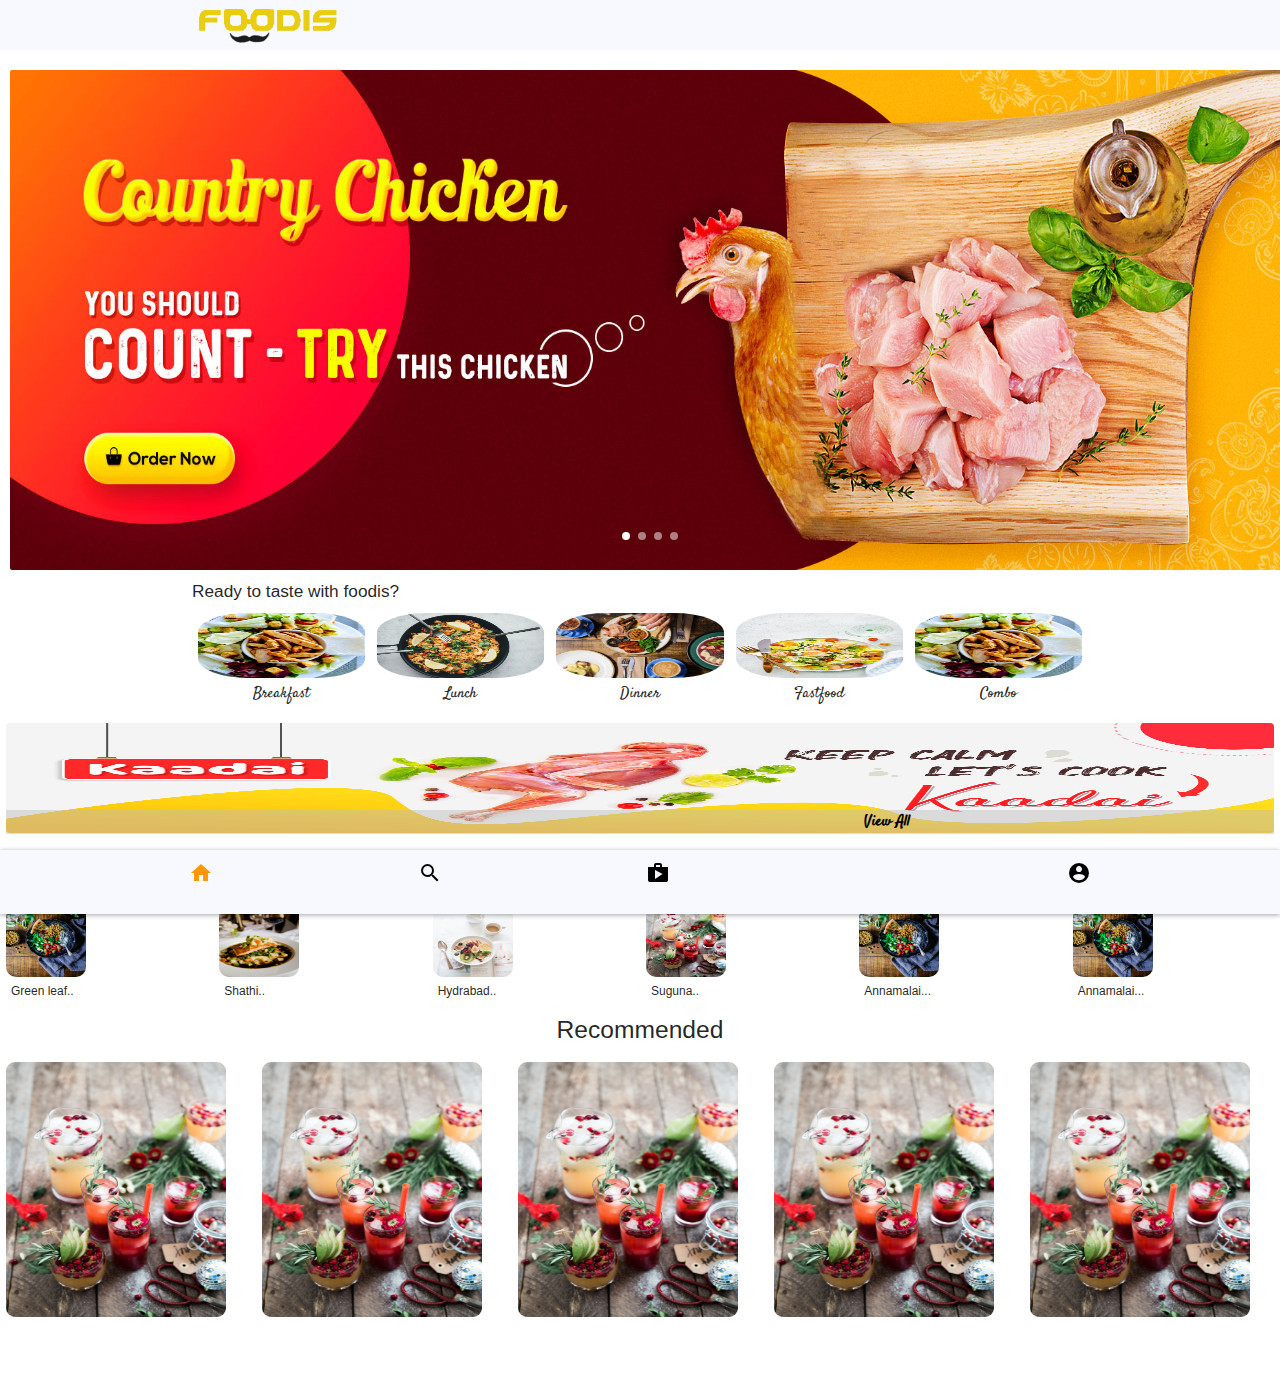
<file: index.html>
<!DOCTYPE html>
<html>

<head>
    <!--Import Google Icon Font-->
    <link href="https://fonts.googleapis.com/icon?family=Material+Icons" rel="stylesheet">
    <!--Import materialize.css-->
    <link rel="shortcut icon" href="LogoNew2.jpg" type="image/x-icon">


    <!--Import materialize.css-->
    <link type="text/css" rel="stylesheet" href="css/materialize.min.css" media="screen,projection" />
    <link rel="stylesheet" href="home.css">
    <link rel="stylesheet" href="navbar.css">
    <link rel="stylesheet" href="font/flaticon.css">

    <!-- fonts -->

    <link rel="preconnect" href="https://fonts.gstatic.com">
    <link href="https://fonts.googleapis.com/css2?family=Andika+New+Basic&family=Berkshire+Swash&family=Courgette&family=Hind+Madurai&family=Kaushan+Script&family=Philosopher:ital@1&family=Satisfy&display=swap" rel="stylesheet">

    <!-- fonts -->
    <!--Let browser know website is optimized for mobile-->
    <meta name="viewport" content="width=device-width, initial-scale=1.0" />
</head>

<body>
    <!-- COMMENT -->

    <nav id="navbar" class="navbar-fixed">
        <div class="container">
            <div class="nav-wrapper">
                <!-- <a href="#" data-target="mobile-demo" class="sidenav-trigger"><i class="material-icons menu">widgets</i></a> -->
                <a href="index.html" class="brand-logo">
                    <img class="logo" src="logo_foodis1.png" alt="">
                </a>
                <!-- <a href="#" data-target="location-demo" class="location-trigger"><i class="material-icons location right">person_pin_circle</i></a> -->
                <!-- <ul id="nav-mobile" class="right hide-on-med-and-down navs">
                    <li><a href="">Breakfast</a></li>
                    <li><a href="">Lunch</a></li>
                    <li><a href="">Dinner</a></li>
                    <li><a href="">groceries</a></li>
                    <li><a href="">fruits</a></li>
                </ul> -->
            </div>
        </div>

    </nav>
    <!-- <ul class="sidenav" id="mobile-demo">
        <li><a href="">Breakfast</a></li>
        <li><a href="">Lunch</a></li>
        <li><a href="">Dinner</a></li>
        <li><a href="">groceries</a></li>
        <li><a href="">fruits</a></li>
    </ul> -->

    <div class="section">
        <div class="aboutMeCarousel carousel carousel-slider center">


            <div class="carousel-item white-text" href="#one!">
                <img src="images/Slider_01.jpg" alt="">
                <h2>First Panel</h2>
                <p class="red-text">This is your first panel</p>
            </div>
            <div class="carousel-item white-text" href="#two!">
                <img src="images/Slider_02.jpg" alt="">
                <h2>Second Panel</h2>
                <p class="white-text">This is your second panel</p>
            </div>
            <div class="carousel-item white-text" href="#three!">
                <img src="images/Slider_03.jpg" alt="">
                <h2>Third Panel</h2>
                <p class="white-text">This is your third panel</p>
            </div>
            <div class="carousel-item white-text" href="#four!">
                <img src="images/Slider_04.jpg" alt="">
                <h2>Fourth Panel</h2>
                <p class="white-text">This is your fourth panel</p>
            </div>
        </div>
    </div>
    <div class="container">
        <div>

            <!-- <div class="row">
                    <div class="col s12">
                        <div class="row">
                            <div class="input-field col s12">
                                <i class="material-icons prefix">search</i>
                                <input type="text" id="autocomplete-input" class="autocomplete" onchange="sendItem(this.value)">
                                <label for="autocomplete-input">Search..</label>
                            </div>
                        </div>
                    </div>
                </div> -->
            <h6>Ready to taste with foodis?</h6>
        </div>
        <div class="row scroll">
            <div class="col s4 m6 firstCard">
                <div class="card food">
                    <div class="card-image foodimage">

                        <img src="food/kenneth-mallia-FFu3-WGnas0-unsplash.jpg" alt="">
                    </div>
                    <div class="card-action foodname">
                        <p class="center">Breakfast</p>
                    </div>

                </div>
            </div>
            <div class="col s4 m6 firstCard">
                <div class="card food">
                    <div class="card-image foodimage">

                        <img src="food/annie-spratt-oT7_v-I0hHg-unsplash.jpg" alt="">
                    </div>
                    <div class="card-action foodname">
                        <p class="center">Lunch</p>
                    </div>

                </div>
            </div>
            <div class="col s4 m6 firstCard">
                <div class="card food">
                    <div class="card-image foodimage">

                        <img src="food/melissa-walker-horn-URSho6okPfs-unsplash.jpg" alt="">
                    </div>
                    <div class="card-action foodname">
                        <p class="center">Dinner</p>
                    </div>

                </div>
            </div>
            <div class="col s4 m6 firstCard">
                <div class="card food">
                    <div class="card-image foodimage">

                        <img src="food/monika-grabkowska-pCxJvSeSB5A-unsplash.jpg" alt="">
                    </div>
                    <div class="card-action foodname">
                        <p class="center">Fastfood</p>
                    </div>

                </div>
            </div>
            <div class="col s4 m6 firstCard">
                <div class="card food">
                    <div class="card-image foodimage">

                        <img src="food/kenneth-mallia-FFu3-WGnas0-unsplash.jpg" alt="">
                    </div>
                    <div class="card-action foodname">
                        <p class="center">Combo</p>
                    </div>

                </div>
            </div>




        </div>
    </div>
    <div class="shopbanner">
        <div class="row">
            <div class="col s12">
                <a href="shop.html">
                    <div class="card shopcard">
                        <div class="card-image banner">
                            <img src="images/Slider_08.jpg" alt="">
                            <p class="shopview"><b class="black-text"> View all</b><span class="material-icons">arrow_right_alt</span> </p>
                        </div>
                    </div>
                </a>
            </div>
        </div>
    </div>

    <div class="topshop">
        <h5 class="center">Top Picks</h5>
        <div class="row scroll">
            <div class="col s4">
                <div class="">
                    <div class="card-image shop waves-effect waves-light">
                        <img src="images/edgar-castrejon-1SPu0KT-Ejg-unsplash.jpg" alt="">
                    </div>
                    <div class="card-action shopname">
                        <p>Green leaf..</p>
                    </div>
                </div>
            </div>
            <div class="col s4">
                <div class="">
                    <div class="card-image shop waves-effect waves-light">
                        <img src="images/casey-lee-awj7sRviVXo-unsplash.jpg" alt="">
                    </div>
                    <div class="card-action shopname">
                        <p>Shathi..</p>
                    </div>
                </div>
            </div>
            <div class="col s4">
                <div class="">
                    <div class="card-image shop waves-effect waves-light">
                        <img src="images/brooke-lark-nBtmglfY0HU-unsplash.jpg" alt="">
                    </div>
                    <div class="card-action shopname">
                        <p>Hydrabad..</p>
                    </div>
                </div>

            </div>
            <div class="col s4">
                <div class="">
                    <div class="card-image shop waves-effect waves-light">
                        <img src="images/brooke-lark-HjWzkqW1dgI-unsplash.jpg" alt="">
                    </div>
                    <div class="card-action shopname">
                        <p>Suguna..</p>
                    </div>
                </div>

            </div>
            <div class="col s4">
                <div class="">
                    <div class="card-image shop waves-effect waves-light">
                        <img src="images/edgar-castrejon-1SPu0KT-Ejg-unsplash.jpg" alt="">
                    </div>
                    <div class="card-action shopname">
                        <p>Annamalai...</p>
                    </div>
                </div>

            </div>

            <div class="col s4">
                <div class="">
                    <div class="card-image shop waves-effect waves-light">
                        <img src="images/edgar-castrejon-1SPu0KT-Ejg-unsplash.jpg" alt="">
                    </div>
                    <div class="card-action shopname">
                        <p>Annamalai...</p>
                    </div>
                </div>

            </div>

        </div>
    </div>


    <div class="container-fluid">
        <div>
            <h5 class="center">Recommended</h5>
        </div>
        <div class="row scroll">
            <div class="col s7 l3">
                <div class="card new">
                    <div class="card-image newimg">
                        <img src="images/brooke-lark-HjWzkqW1dgI-unsplash.jpg">

                    </div>
                    <div class="act">
                        <div class="card-action">
                            <p class="break truncate">Fried Rice</p>
                        </div>
                        <div class="card-footer">
                            <div>
                                <p class="">₹150/kg</p>
                            </div>
                            <div class="rating">
                                <p class="material-icons orange-text">star</p>
                                <span>4.1</span>
                            </div>
                        </div>
                    </div>


                </div>
            </div>
            <div class="col s7 l3">
                <div class="card new">
                    <div class="card-image newimg">
                        <img src="images/brooke-lark-HjWzkqW1dgI-unsplash.jpg">

                    </div>
                    <div class="act">
                        <div class="card-action">
                            <p class="break truncate">Biriyani</p>
                        </div>
                        <div class="card-footer">
                            <div>
                                <p class="">₹270/kg</p>
                            </div>
                            <div class="rating">
                                <p class="material-icons orange-text">star</p>
                                <span>4.5</span>
                            </div>
                        </div>
                    </div>


                </div>
            </div>
            <div class="col s7 l3">
                <div class="card new">
                    <div class="card-image newimg">
                        <img src="images/brooke-lark-HjWzkqW1dgI-unsplash.jpg">

                    </div>
                    <div class="act">
                        <div class="card-action">
                            <p class="break truncate">Fresh Juice </p>
                        </div>
                        <div class="card-footer">
                            <div>
                                <p class="">₹250/kg</p>
                            </div>
                            <div class="rating">
                                <p class="material-icons orange-text">star</p>
                                <span>4.5</span>
                            </div>
                        </div>
                    </div>


                </div>
            </div>
            <div class="col s7 l3">
                <div class="card new">
                    <div class="card-image newimg">
                        <img src="images/brooke-lark-HjWzkqW1dgI-unsplash.jpg">

                    </div>
                    <div class="act">
                        <div class="card-action">
                            <p class="break truncate">Fresh Juice </p>
                        </div>
                        <div class="card-footer">
                            <div>
                                <p class="">₹250/kg</p>
                            </div>
                            <div class="rating">
                                <p class="material-icons orange-text">star</p>
                                <span>4.5</span>
                            </div>
                        </div>
                    </div>


                </div>
            </div>
            <div class="col s7 l3">
                <div class="card new">
                    <div class="card-image newimg">
                        <img src="images/brooke-lark-HjWzkqW1dgI-unsplash.jpg">

                    </div>
                    <div class="act">
                        <div class="card-action">
                            <p class="break truncate">Fresh Juice </p>
                        </div>
                        <div class="card-footer">
                            <div>
                                <p class="">₹250/kg</p>
                            </div>
                            <div class="rating">
                                <p class="material-icons orange-text">star</p>
                                <span>4.5</span>
                            </div>
                        </div>
                    </div>


                </div>
            </div>

        </div>



    </div>

    <!-- <div class="section">
        <div class="row">
            <div class="col s6">
                <div class="card product">
                    <div class="card-image">
                        <img src="images/brooke-lark-HjWzkqW1dgI-unsplash.jpg" alt="">
                    </div>
                </div>
            </div>
        </div>
    </div> -->

    <!-- footer -->
    <footer class="page-footer">
        <nav>
            <ul>
                <li><a href="index.html" class="active"><i class="material-icons">home</i></a></li>
                <li><a href="#"><i class="material-icons">search</i></a></li>
                <li><a href="cart.html"><i class="material-icons">shopping_bag</i></a></li>
                <li><a href="profile.html"><i class="material-icons">account_circle</i></a></li>
            </ul>
        </nav>
    </footer>
    <!-- footer -->


    <!-- Gitter Chat Link -->
    <script>
        document.addEventListener('DOMContentLoaded', function() {
            M.AutoInit();
            var elems = document.querySelectorAll('.sidenav');
            var navs = document.querySelectorAll('.navbar-fixed ');


            var elems1 = document.querySelectorAll('.carousel.carousel-slider');



            var instance1 = M.Carousel.init(elems1, {
                fullWidth: true,
                indicators: true
            });
            var instances = M.Sidenav.init(elems, {
                edge: 'left',
            });

            function moveNext() {
                var elems1 = document.querySelectorAll('.carousel.carousel-slider');
                var moveRight = M.Carousel.getInstance(elems1);
                moveRight.next(1);
            }
        })
    </script>

    <script>
        document.addEventListener('DOMContentLoaded', function() {

            var options = {
                data: {
                    "google": null,
                    "yahoo": null,
                    "duckduckgo": null,
                    "goole": null,
                    "yahoo": null,
                    "duckdckgo": null,
                    "gogle": null,
                    "yahoo": null,
                    "duckuckgo": null,
                    "gooe": null,
                    "yahoo": null,
                    "duckdgo": null
                }
            }



            var elems = document.querySelectorAll('.autocomplete');
            var instances = M.Autocomplete.init(elems, options);


        });
    </script>


    <script src="https://cdnjs.cloudflare.com/ajax/libs/jquery/3.1.1/jquery.min.js"></script>
    <!--JavaScript at end of body for optimized loading-->
    <script type="text/javascript" src="js/materialize.min.js"></script>
</body>

</html>
</file>
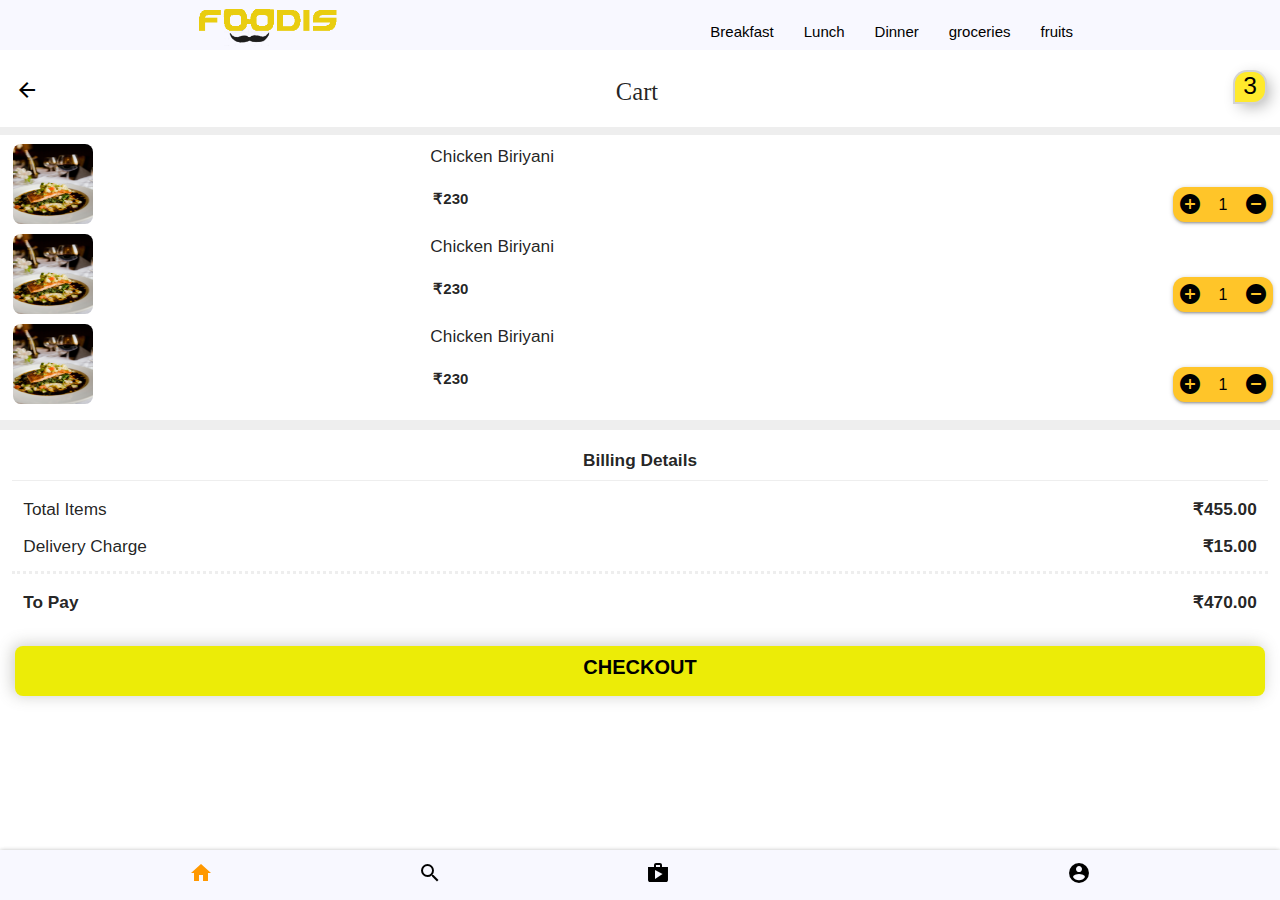
<file: cart.html>
<!DOCTYPE html>
<html>

<head>
    <!--Import Google Icon Font-->
    <link href="https://fonts.googleapis.com/icon?family=Material+Icons" rel="stylesheet">
    <!--Import favicon-->
    <link rel="shortcut icon" href="LogoNew2.jpg" type="image/x-icon">
    <!--Import materialize.css-->
    <link type="text/css" rel="stylesheet" href="css/materialize.min.css" media="screen,projection" />

    <!--Let browser know website is optimized for mobile-->
    <meta name="viewport" content="width=device-width, initial-scale=1.0" />
    <link rel="stylesheet" href="navbar.css">
    <link rel="stylesheet" href="cart.css">
    <link rel="stylesheet" href="font/flaticon.css">

</head>

<body>
    <nav id="navbar" class="navbar-fixed">
        <div class="container">
            <div class="nav-wrapper">
                <!-- <a href="#" data-target="mobile-demo" class="sidenav-trigger"><i class="material-icons menu">widgets</i></a> -->
                <a href="index.html" class="brand-logo">
                    <img class="logo" src="logo_foodis1.png" alt="">
                </a>
                <!-- <a href="#" data-target="location-demo" class="location-trigger"><i class="material-icons location right">person_pin_circle</i></a> -->
                <ul id="nav-mobile" class="right hide-on-med-and-down navs">
                    <li><a href="">Breakfast</a></li>
                    <li><a href="">Lunch</a></li>
                    <li><a href="">Dinner</a></li>
                    <li><a href="">groceries</a></li>
                    <li><a href="">fruits</a></li>
                </ul>
            </div>
        </div>

    </nav>
    <section class="cart-section">
        <div class="nav-head" style="display:flex; justify-content: space-between; padding: 2px 15px;">
            <h5> <a href="shop_products.html"><i class="material-icons black-text">arrow_back</i></a></h5>
            <h5 class="center">Cart</h5>
            <div class="cart-items">
                <h5>3</h5>
            </div>
        </div>
        <!-- <hr style="height: 4px; background-color: #eeeeee; border: none;"> -->
        <!-- <div class="shop-title">

            <div class="shop-image">
                <img src="images/edgar-castrejon-1SPu0KT-Ejg-unsplash.jpg" alt="">
            </div>
            <div class="shop-name">
                <h4>Annamalai Mess</h4>
                <p>Mettupalayam</p>
            </div>
            <div class="cart-items">
                <h5>3</h5>
            </div>

        </div> -->
        <hr style="height: 8px; background-color: #eeeeee; border: none;">
        <div class="cart_cards">
            <div class="row">
                <div class="cart-card">
                    <div class="col s12">
                        <div class="card-row">
                            <div class="row">
                                <div class="col s4">
                                    <div class="card-image">
                                        <img src="images/casey-lee-awj7sRviVXo-unsplash.jpg" alt="">
                                    </div>
                                </div>
                                <div class="col s8">
                                    <div class="card-body">
                                        <h6>Chicken Biriyani</h6>
                                    </div>
                                    <div class="cart-footer">
                                        <div class="rate">
                                            <p><b>₹230</b></p>
                                        </div>
                                        <div class="btn">
                                            <!-- <div id="qbtn" class="addbtn" onclick="hide()">ADD</div> -->
                                            <div class="qcard">
                                                <div class="quantitybtn">
                                                    <span class="material-icons">add_circle</span>
                                                </div>
                                                <div class="quantity">
                                                    <input type="text" value="1" maxlength="1" readonly>
                                                </div>
                                                <div class="quantitybtn">
                                                    <span class="material-icons">remove_circle</span>
                                                </div>
                                            </div>
                                        </div>
                                    </div>
                                </div>
                            </div>
                        </div>
                    </div>
                </div>
                <div class="cart-card">
                    <div class="col s12">
                        <div class="card-row">
                            <div class="row">
                                <div class="col s4">
                                    <div class="card-image">
                                        <img src="images/casey-lee-awj7sRviVXo-unsplash.jpg" alt="">
                                    </div>
                                </div>
                                <div class="col s8">
                                    <div class="card-body">
                                        <h6>Chicken Biriyani</h6>
                                    </div>
                                    <div class="cart-footer">
                                        <div class="rate">
                                            <p><b>₹230</b></p>
                                        </div>
                                        <div class="btn">
                                            <!-- <div id="qbtn" class="addbtn" onclick="hide()">ADD</div> -->
                                            <div class="qcard">
                                                <div class="quantitybtn">
                                                    <span class="material-icons">add_circle</span>
                                                </div>
                                                <div class="quantity">
                                                    <input type="text" value="1" maxlength="1" readonly>
                                                </div>
                                                <div class="quantitybtn">
                                                    <span class="material-icons">remove_circle</span>
                                                </div>
                                            </div>
                                        </div>
                                    </div>
                                </div>
                            </div>
                        </div>
                    </div>
                </div>

                <div class="cart-card">
                    <div class="col s12">
                        <div class="card-row">
                            <div class="row">
                                <div class="col s4">
                                    <div class="card-image">
                                        <img src="images/casey-lee-awj7sRviVXo-unsplash.jpg" alt="">
                                    </div>
                                </div>
                                <div class="col s8">
                                    <div class="card-body">
                                        <h6>Chicken Biriyani</h6>
                                    </div>
                                    <div class="cart-footer">
                                        <div class="rate">
                                            <p><b>₹230</b></p>
                                        </div>
                                        <div class="btn">
                                            <!-- <div id="qbtn" class="addbtn" onclick="hide()">ADD</div> -->
                                            <div class="qcard">
                                                <div class="quantitybtn">
                                                    <span class="material-icons">add_circle</span>
                                                </div>
                                                <div class="quantity">
                                                    <input type="text" value="1" maxlength="1" readonly>
                                                </div>
                                                <div class="quantitybtn">
                                                    <span class="material-icons">remove_circle</span>
                                                </div>
                                            </div>
                                        </div>
                                    </div>
                                </div>
                            </div>
                        </div>
                    </div>
                </div>

            </div>
        </div>
        <hr style="height: 10px; background-color: #eeeeee; border: none;">

    </section>
    <section class="billing">

        <div class="billing-card">
            <h6 class="bill-title">Billing Details</h6>
            <hr style="height: 1px; background-color: #eeeeee; border: none;">
            <div class="row">
                <div class="col s6">
                    <div class="total-item">
                        <h6>Total Items</h6>
                    </div>
                </div>
                <div class="col s6">
                    <div class="total-amount">
                        <h6>₹455.00</h6>
                    </div>
                </div>
            </div>
            <div class="row">
                <div class="col s6">
                    <div class="delivery-title">
                        <h6>Delivery Charge</h6>
                    </div>
                </div>
                <div class="col s6">
                    <div class="delivery-charge">
                        <h6>₹15.00</h6>
                    </div>
                </div>
            </div>
            <hr style="height: .5px; border: 3px dashed #eeeeee;border-style: none none dotted; ">
            <div class="row">
                <div class="col s6">
                    <div class="total-title">
                        <h6> <b>To Pay</b> </h6>
                    </div>
                </div>
                <div class="col s6">
                    <div class="to-pay">
                        <h6>₹470.00</h6>
                    </div>
                </div>
            </div>
            <!-- <hr style="height: 1px; background-color: #eeeeee; border: none;"> -->
        </div>

        <div class="checkout">
            <button class="checkoutbtn waves-effect waves-light" type="submit">checkout</button>
        </div>

    </section>




    <!-- footer -->
    <footer class="page-footer">
        <nav>
            <ul>
                <li><a href="index.html" class="active"><i class="material-icons">home</i></a></li>
                <li><a href="#"><i class="material-icons">search</i></a></li>
                <li><a href="cart.html"><i class="material-icons">shopping_bag</i></a></li>
                <li><a href="profile.html"><i class="material-icons">account_circle</i></a></li>
            </ul>
        </nav>
    </footer>
    <!-- footer -->


    <script src="https://cdnjs.cloudflare.com/ajax/libs/jquery/3.1.1/jquery.min.js"></script>
    <!--JavaScript at end of body for optimized loading-->
    <script type="text/javascript" src="js/materialize.min.js"></script>


</body>


</html>
</file>
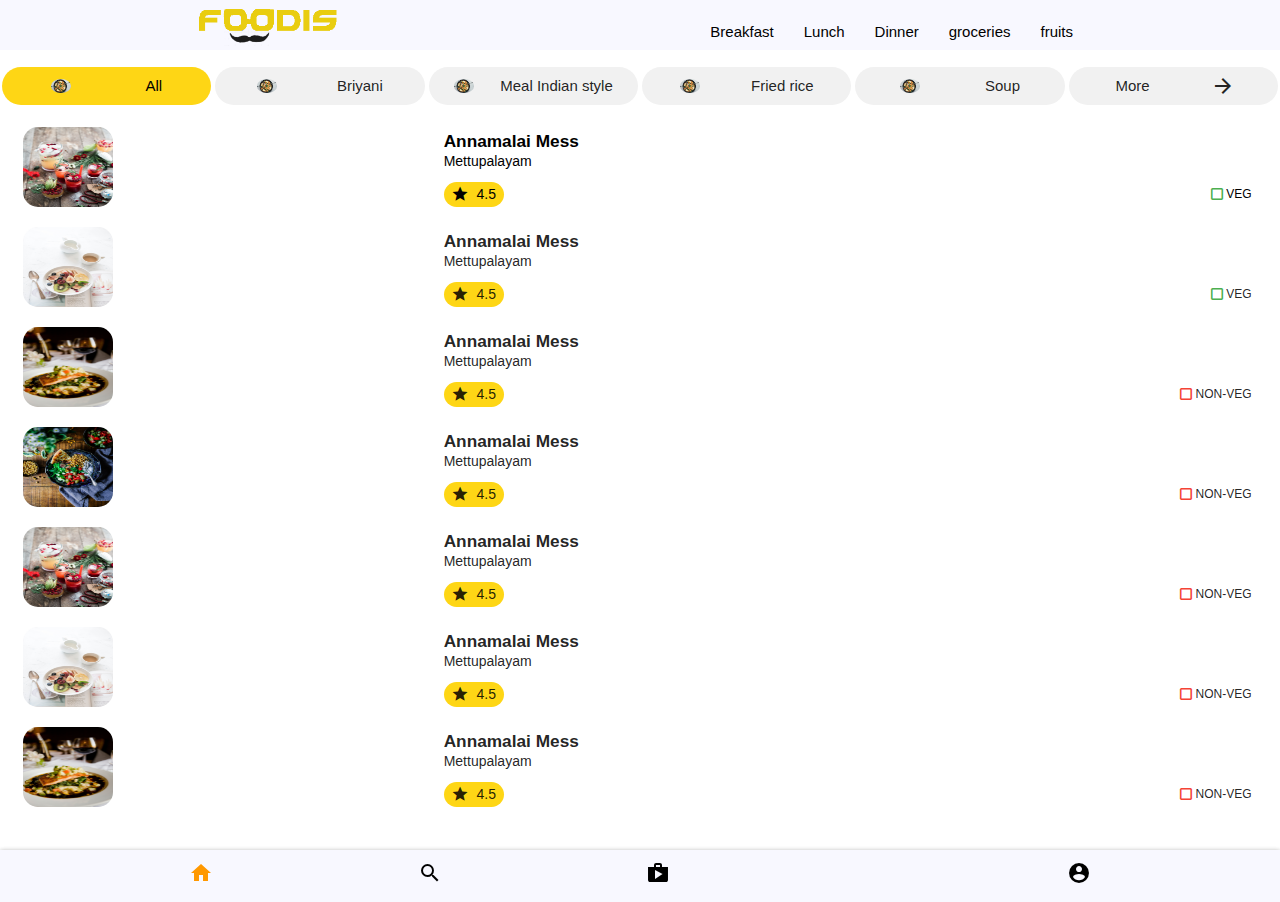
<file: shop.html>
<!DOCTYPE html>
<html>

<head>
    <!--Import Google Icon Font-->
    <link href="https://fonts.googleapis.com/icon?family=Material+Icons" rel="stylesheet">
    <!--Import materialize.css-->
    <link rel="shortcut icon" href="LogoNew2.jpg" type="image/x-icon">

    <!-- Compiled and minified CSS -->
    <link rel="stylesheet" href="https://cdnjs.cloudflare.com/ajax/libs/materialize/1.0.0/css/materialize.min.css">
    <link rel="stylesheet" href="shop.css">
    <link rel="stylesheet" href="navbar.css">
    <link rel="stylesheet" href="font/flaticon.css">

    <!-- fonts -->

    <link rel="preconnect" href="https://fonts.gstatic.com">
    <link href="https://fonts.googleapis.com/css2?family=Andika+New+Basic&family=Berkshire+Swash&family=Courgette&family=Hind+Madurai&family=Kaushan+Script&family=Philosopher:ital@1&family=Satisfy&display=swap" rel="stylesheet">

    <!-- fonts -->
    <!--Let browser know website is optimized for mobile-->
    <meta name="viewport" content="width=device-width, initial-scale=1.0" />
</head>

<body>

    <nav id="navbar" class="navbar-fixed">
        <div class="container">
            <div class="nav-wrapper">
                <!-- <a href="#" data-target="mobile-demo" class="sidenav-trigger"><i class="material-icons menu">widgets</i></a> -->
                <a href="index.html" class="brand-logo">
                    <img class="logo" src="logo_foodis1.png" alt="">

                </a>
                <!-- <a href="#" data-target="location-demo" class="location-trigger"><i class="material-icons location right">person_pin_circle</i></a> -->
                <ul id="nav-mobile" class="right hide-on-med-and-down navs">
                    <li><a href="">Breakfast</a></li>
                    <li><a href="">Lunch</a></li>
                    <li><a href="">Dinner</a></li>
                    <li><a href="">groceries</a></li>
                    <li><a href="">fruits</a></li>
                </ul>
            </div>
        </div>

    </nav>
    <ul class="sidenav" id="mobile-demo">
        <li><a href="">Breakfast</a></li>
        <li><a href="">Lunch</a></li>
        <li><a href="">Dinner</a></li>
        <li><a href="">groceries</a></li>
        <li><a href="">fruits</a></li>
    </ul>
    <div class="spacer">
        &nbsp;
    </div>


    <div class="shopcontainer">

        <div class="food-slider">
            <div class="row scroll">
                <div class="col s6">
                    <div class="food-filter active">
                        <img src="img.jpg" alt="">
                        <span>All</span>
                    </div>
                </div>
                <div class="col s6">
                    <div class="food-filter">
                        <img src="img.jpg" alt="">
                        <span>Briyani</span>
                    </div>
                </div>
                <div class="col s6">
                    <div class="food-filter">
                        <img src="img.jpg" alt="">
                        <span>Meal Indian style</span>
                    </div>
                </div>
                <div class="col s6">
                    <div class="food-filter">
                        <img src="img.jpg" alt="">
                        <span>Fried rice</span>
                    </div>
                </div>
                <div class="col s6">
                    <div class="food-filter">
                        <img src="img.jpg" alt="">
                        <span>Soup</span>
                    </div>
                </div>
                <div class="col s6">
                    <div class="food-filter">
                        <!-- <img src="img.jpg" alt=""> -->
                        <span>More</span>
                        <span class="material-icons">arrow_forward</span>
                    </div>
                </div>

            </div>
        </div>
        <div class="row">
            <div class="card">
                <a href="shop_products.html">
                    <div class="col s12">
                        <div class="shopcard">
                            <div class="col s4">
                                <div class="card-image">
                                    <img src="images/brooke-lark-HjWzkqW1dgI-unsplash.jpg" alt="">
                                </div>
                            </div>
                            <div class="col s8">
                                <div class="card-data">
                                    <div class="shop-name">
                                        <h6>Annamalai Mess</h6>
                                        <p>Mettupalayam</p>
                                    </div>
                                    <div class="shop-type">
                                        <div class="rating">

                                            <span class="material-icons" style="font-size: 18px;">star</span>
                                            <span>4.5</span>
                                        </div>
                                        <div class="type">
                                            <span class="material-icons green-text" style="font-size: 18px; fill: green;">crop_square</span>
                                            <span>VEG</span>
                                        </div>
                                    </div>
                                </div>

                            </div>
                        </div>
                    </div>
                </a>
            </div>
            <div class="card">
                <div class="col s12">
                    <div class="shopcard">
                        <div class="col s4">
                            <div class="card-image">
                                <img src="images/brooke-lark-nBtmglfY0HU-unsplash.jpg" alt="">
                            </div>
                        </div>
                        <div class="col s8">
                            <div class="card-data">
                                <div class="shop-name">
                                    <h6>Annamalai Mess</h6>
                                    <p>Mettupalayam</p>
                                </div>
                                <div class="shop-type">
                                    <div class="rating">

                                        <span class="material-icons" style="font-size: 18px;">star</span>
                                        <span>4.5</span>
                                    </div>
                                    <div class="type">
                                        <span class="material-icons green-text" style="font-size: 18px; fill: green;">crop_square</span>
                                        <span>VEG</span>
                                    </div>
                                </div>
                            </div>

                        </div>
                    </div>
                </div>
            </div>
            <div class="card">
                <div class="col s12">
                    <div class="shopcard">
                        <div class="col s4">
                            <div class="card-image">
                                <img src="images/casey-lee-awj7sRviVXo-unsplash.jpg" alt="">
                            </div>
                        </div>
                        <div class="col s8">
                            <div class="card-data">
                                <div class="shop-name">
                                    <h6>Annamalai Mess</h6>
                                    <p>Mettupalayam</p>
                                </div>
                                <div class="shop-type">
                                    <div class="rating">

                                        <span class="material-icons" style="font-size: 18px;">star</span>
                                        <span>4.5</span>
                                    </div>
                                    <div class="type">
                                        <span class="material-icons red-text" style="font-size: 18px;">crop_square</span>
                                        <span>NON-VEG</span>
                                    </div>
                                </div>
                            </div>

                        </div>
                    </div>
                </div>
            </div>
            <div class="card">
                <div class="col s12">
                    <div class="shopcard">
                        <div class="col s4">
                            <div class="card-image">
                                <img src="images/edgar-castrejon-1SPu0KT-Ejg-unsplash.jpg" alt="">
                            </div>
                        </div>
                        <div class="col s8">
                            <div class="card-data">
                                <div class="shop-name">
                                    <h6>Annamalai Mess</h6>
                                    <p>Mettupalayam</p>
                                </div>
                                <div class="shop-type">
                                    <div class="rating">

                                        <span class="material-icons" style="font-size: 18px;">star</span>
                                        <span>4.5</span>
                                    </div>
                                    <div class="type">
                                        <span class="material-icons red-text" style="font-size: 18px;">crop_square</span>
                                        <span>NON-VEG</span>
                                    </div>
                                </div>
                            </div>

                        </div>
                    </div>
                </div>
            </div>
            <div class="card">
                <div class="col s12">
                    <div class="shopcard">
                        <div class="col s4">
                            <div class="card-image">
                                <img src="images/brooke-lark-HjWzkqW1dgI-unsplash.jpg" alt="">
                            </div>
                        </div>
                        <div class="col s8">
                            <div class="card-data">
                                <div class="shop-name">
                                    <h6>Annamalai Mess</h6>
                                    <p>Mettupalayam</p>
                                </div>
                                <div class="shop-type">
                                    <div class="rating">

                                        <span class="material-icons" style="font-size: 18px;">star</span>
                                        <span>4.5</span>
                                    </div>
                                    <div class="type">
                                        <span class="material-icons red-text" style="font-size: 18px;">crop_square</span>
                                        <span>NON-VEG</span>
                                    </div>
                                </div>
                            </div>

                        </div>
                    </div>
                </div>
            </div>
            <div class="card">
                <div class="col s12">
                    <div class="shopcard">
                        <div class="col s4">
                            <div class="card-image">
                                <img src="images/brooke-lark-nBtmglfY0HU-unsplash.jpg" alt="">
                            </div>
                        </div>
                        <div class="col s8">
                            <div class="card-data">
                                <div class="shop-name">
                                    <h6>Annamalai Mess</h6>
                                    <p>Mettupalayam</p>
                                </div>
                                <div class="shop-type">
                                    <div class="rating">

                                        <span class="material-icons" style="font-size: 18px;">star</span>
                                        <span>4.5</span>
                                    </div>
                                    <div class="type">
                                        <span class="material-icons red-text" style="font-size: 18px;">crop_square</span>
                                        <span>NON-VEG</span>
                                    </div>
                                </div>
                            </div>

                        </div>
                    </div>
                </div>
            </div>
            <div class="card">
                <div class="col s12">
                    <div class="shopcard">
                        <div class="col s4">
                            <div class="card-image">
                                <img src="images/casey-lee-awj7sRviVXo-unsplash.jpg" alt="">
                            </div>
                        </div>
                        <div class="col s8">
                            <div class="card-data">
                                <div class="shop-name">
                                    <h6>Annamalai Mess</h6>
                                    <p>Mettupalayam</p>
                                </div>
                                <div class="shop-type">
                                    <div class="rating">

                                        <span class="material-icons" style="font-size: 18px;">star</span>
                                        <span>4.5</span>
                                    </div>
                                    <div class="type">
                                        <span class="material-icons red-text" style="font-size: 18px;">crop_square</span>
                                        <span>NON-VEG</span>
                                    </div>
                                </div>
                            </div>
                        </div>
                    </div>
                </div>
            </div>
        </div>
    </div>


    <!-- footer -->
    <div class="spacer">
        &nbsp;
    </div>
    <footer class="page-footer">
        <nav>
            <ul>
                <li><a href="index.html" class="active"><i class="material-icons">home</i></a></li>
                <li><a href="#"><i class="material-icons">search</i></a></li>
                <li><a href="cart.html"><i class="material-icons">shopping_bag</i></a></li>
                <li><a href="profile.html"><i class="material-icons">account_circle</i></a></li>
            </ul>
        </nav>
    </footer>
    <!-- footer -->




    <script>
        document.addEventListener('DOMContentLoaded', function() {
            M.AutoInit();
            var elems = document.querySelectorAll('.sidenav');
            var navs = document.querySelectorAll('.navbar-fixed ');


            var elems1 = document.querySelectorAll('.carousel.carousel-slider');



            var instance1 = M.Carousel.init(elems1, {
                fullWidth: true,
                indicators: true
            });
            var instances = M.Sidenav.init(elems, {
                edge: 'left',
            });

            function moveNext() {
                var elems1 = document.querySelectorAll('.carousel.carousel-slider');
                var moveRight = M.Carousel.getInstance(elems1);
                moveRight.next(1);
            }
        })
    </script>
    <script>
        document.addEventListener('DOMContentLoaded', function() {

            var options = {
                data: {
                    "google": null,
                    "yahoo": null,
                    "duckduckgo": null,
                    "goole": null,
                    "yahoo": null,
                    "duckdckgo": null,
                    "gogle": null,
                    "yahoo": null,
                    "duckuckgo": null,
                    "gooe": null,
                    "yahoo": null,
                    "duckdgo": null
                }
            }



            var elems = document.querySelectorAll('.autocomplete');
            var instances = M.Autocomplete.init(elems, options);


        });
    </script>




    <script src="https://cdnjs.cloudflare.com/ajax/libs/jquery/3.1.1/jquery.min.js"></script>
    <!-- Compiled and minified JavaScript -->
    <script src="https://cdnjs.cloudflare.com/ajax/libs/materialize/1.0.0/js/materialize.min.js"></script>
</body>

</html>
</file>
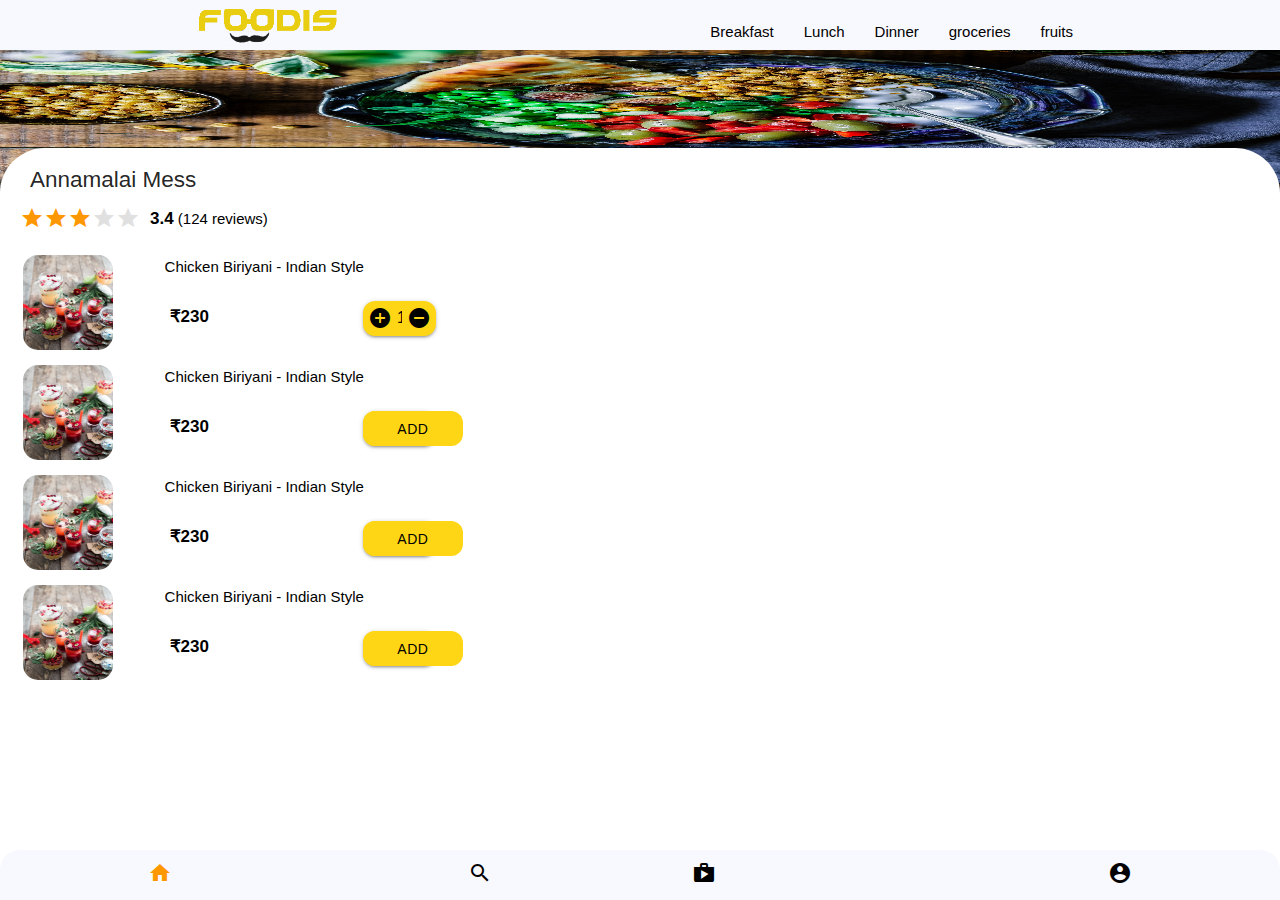
<file: shop_prod.html>
<!DOCTYPE html>
<html>

<head>
    <!--Import Google Icon Font-->
    <link href="https://fonts.googleapis.com/icon?family=Material+Icons" rel="stylesheet">
    <!--Import materialize.css-->
    <link rel="shortcut icon" href="LogoNew2.jpg" type="image/x-icon">

    <!-- Compiled and minified CSS -->
    <link rel="stylesheet" href="https://cdnjs.cloudflare.com/ajax/libs/materialize/1.0.0/css/materialize.min.css">
    <link rel="stylesheet" href="shop_product.css">
    <link rel="stylesheet" href="navbar.css">
    <link rel="stylesheet" href="font/flaticon.css">

    <!-- fonts -->

    <link rel="preconnect" href="https://fonts.gstatic.com">
    <link href="https://fonts.googleapis.com/css2?family=Andika+New+Basic&family=Berkshire+Swash&family=Courgette&family=Hind+Madurai&family=Kaushan+Script&family=Philosopher:ital@1&family=Satisfy&display=swap" rel="stylesheet">

    <!-- fonts -->
    <!--Let browser know website is optimized for mobile-->
    <meta name="viewport" content="width=device-width, initial-scale=1.0" />
</head>

<body>

    <nav id="navbar" class="navbar-fixed">
        <div class="container">
            <div class="nav-wrapper">
                <!-- <a href="#" data-target="mobile-demo" class="sidenav-trigger"><i class="material-icons menu">widgets</i></a> -->
                <a href="#" class="brand-logo">
                    <img class="logo" src="logo_foodis1.png" alt="">

                </a>
                <!-- <a href="#" data-target="location-demo" class="location-trigger"><i class="material-icons location right">person_pin_circle</i></a> -->
                <ul id="nav-mobile" class="right hide-on-med-and-down navs">
                    <li><a href="">Breakfast</a></li>
                    <li><a href="">Lunch</a></li>
                    <li><a href="">Dinner</a></li>
                    <li><a href="">groceries</a></li>
                    <li><a href="">fruits</a></li>
                </ul>
            </div>
        </div>

    </nav>

    <div class="shopproduct">
        <div class="shop-image">
            <img src="images/edgar-castrejon-1SPu0KT-Ejg-unsplash.jpg" alt="">
        </div>

        <div class="card sname">
            <div class="card-content">
                <p class="shop-name">Annamalai Mess</p>
            </div>
            <div class="card-action rating">
                <span class="material-icons orange-text">star</span>
                <span class="material-icons orange-text">star</span>
                <span class="material-icons orange-text">star</span>
                <span class="material-icons ">star</span>
                <span class="material-icons">star</span>
                <p> <b>3.4</b> (124 reviews)</p>
            </div>

        </div>


        <div class="menu">
            <div class="food">
                <h6 class="center"><b>Recommended</b></h6>
                <div class="row">

                    <!-- food container -->
                    <div class="col s12">
                        <div class="foodcard">
                            <div class="fcard">
                                <div class="col s4">
                                    <div class="food-image">
                                        <img src="images/brooke-lark-HjWzkqW1dgI-unsplash.jpg" alt="">
                                    </div>
                                </div>
                                <div class="col s8 rightside">
                                    <div class="card-body fname">
                                        <p class="food-name"> Chicken Biriyani - Indian Style</p>
                                    </div>
                                    <div class="food-footer">
                                        <div class="rate">
                                            <p><b>₹230</b></p>
                                        </div>
                                        <div class="btn">
                                            <div id="qbtn" class="addbtn hide" onclick="hide()">ADD</div>
                                            <div class="qcard">
                                                <div class="quantitybtn">
                                                    <span class="material-icons">add_circle</span>
                                                </div>
                                                <div class="quantity">
                                                    <input type="text" value="1" maxlength="1" readonly>
                                                </div>
                                                <div class="quantitybtn">
                                                    <span class="material-icons">remove_circle</span>
                                                </div>
                                            </div>
                                        </div>
                                    </div>
                                </div>
                            </div>
                        </div>
                    </div>
                    <!-- food container -->
                    <!-- food container -->
                    <div class="col s12">
                        <div class="foodcard">
                            <div class="fcard">
                                <div class="col s4">
                                    <div class="food-image">
                                        <img src="images/brooke-lark-HjWzkqW1dgI-unsplash.jpg" alt="">
                                    </div>
                                </div>
                                <div class="col s8 rightside">
                                    <div class="card-body fname">
                                        <p class="food-name"> Chicken Biriyani - Indian Style</p>
                                    </div>
                                    <div class="food-footer">
                                        <div class="rate">
                                            <p><b>₹230</b></p>
                                        </div>
                                        <div class="btn">
                                            <div id="qbtn" class="addbtn" onclick="hide()">ADD</div>
                                            <div class="qcard">
                                                <div class="quantitybtn">
                                                    <span class="material-icons">add_circle</span>
                                                </div>
                                                <div class="quantity">
                                                    <input type="text" value="1" maxlength="1" readonly>
                                                </div>
                                                <div class="quantitybtn">
                                                    <span class="material-icons">remove_circle</span>
                                                </div>
                                            </div>
                                        </div>
                                    </div>
                                </div>
                            </div>
                        </div>
                    </div>
                    <!-- food container -->
                    <!-- food container -->
                    <div class="col s12">
                        <div class="foodcard">
                            <div class="fcard">
                                <div class="col s4">
                                    <div class="food-image">
                                        <img src="images/brooke-lark-HjWzkqW1dgI-unsplash.jpg" alt="">
                                    </div>
                                </div>
                                <div class="col s8 rightside">
                                    <div class="card-body fname">
                                        <p class="food-name"> Chicken Biriyani - Indian Style</p>
                                    </div>
                                    <div class="food-footer">
                                        <div class="rate">
                                            <p><b>₹230</b></p>
                                        </div>
                                        <div class="btn">
                                            <div id="qbtn" class="addbtn" onclick="hide()">ADD</div>
                                            <div class="qcard">
                                                <div class="quantitybtn">
                                                    <span class="material-icons">add_circle</span>
                                                </div>
                                                <div class="quantity">
                                                    <input type="text" value="1" maxlength="1" readonly>
                                                </div>
                                                <div class="quantitybtn">
                                                    <span class="material-icons">remove_circle</span>
                                                </div>
                                            </div>
                                        </div>
                                    </div>
                                </div>
                            </div>
                        </div>
                    </div>
                    <!-- food container -->
                    <!-- food container -->
                    <div class="col s12">
                        <div class="foodcard">
                            <div class="fcard">
                                <div class="col s4">
                                    <div class="food-image">
                                        <img src="images/brooke-lark-HjWzkqW1dgI-unsplash.jpg" alt="">
                                    </div>
                                </div>
                                <div class="col s8 rightside">
                                    <div class="card-body fname">
                                        <p class="food-name"> Chicken Biriyani - Indian Style</p>
                                    </div>
                                    <div class="food-footer">
                                        <div class="rate">
                                            <p><b>₹230</b></p>
                                        </div>
                                        <div class="btn">
                                            <div id="qbtn" class="addbtn" onclick="hide()">ADD</div>
                                            <div class="qcard">
                                                <div class="quantitybtn">
                                                    <span class="material-icons">add_circle</span>
                                                </div>
                                                <div class="quantity">
                                                    <input type="text" value="1" maxlength="1" readonly>
                                                </div>
                                                <div class="quantitybtn">
                                                    <span class="material-icons">remove_circle</span>
                                                </div>
                                            </div>
                                        </div>
                                    </div>
                                </div>
                            </div>
                        </div>
                    </div>
                    <!-- food container -->
                </div>
            </div>
        </div>
    </div>
    <!-- <div class="fixed-action-btn"><a class="btn-floating btn-large deep-orange darken-3" href="">Menu</i></a></div> -->

    <!-- footer -->
    <!-- <div class="fixed-bottom">

        <ul class="footbar black-text">
            <li class="col s3 black-text"> 2 Item | 879</li>
            <li class="col s3 black-text"><a href="#test3">cart<i class="material-icons">shopping_bag</i></a></li>
        </ul>

    </div> -->
    <!-- footer -->
    <!-- footer -->
    <footer class="page-footer">
        <div class="row" id="frow" style="margin-bottom:0px;">
            <div class="col s12" style="padding-left:0px!important;padding-right:0px!important;">
                <ul class="tabs tabs-fixed-width transparent black-text">
                    <li class="tab col s3 black-text"><a href="#test1" class="active"><i class="material-icons">home</i></a></li>
                    <li class="tab col s3 black-text"><a href="#test2"><i class="material-icons">search</i></a></li>
                    <li class="tab col s3 black-text"><a href="#test3"><i class="material-icons">shopping_bag</i></a></li>
                    <li class="tab col s3 black-text"><a href="#test4"><i class="material-icons">account_circle</i></a></li>
                </ul>
            </div>
        </div>
    </footer>
    <!-- footer -->

    <script>
        function hide() {
            var btn = document.getElementById("qbtn");
            console.log("Remove");
            btn.style.display === "none";
        }
    </script>



    <script src="https://cdnjs.cloudflare.com/ajax/libs/jquery/3.1.1/jquery.min.js"></script>
    <!-- Compiled and minified JavaScript -->
    <script src="https://cdnjs.cloudflare.com/ajax/libs/materialize/1.0.0/js/materialize.min.js"></script>

</body>

</html>
</file>
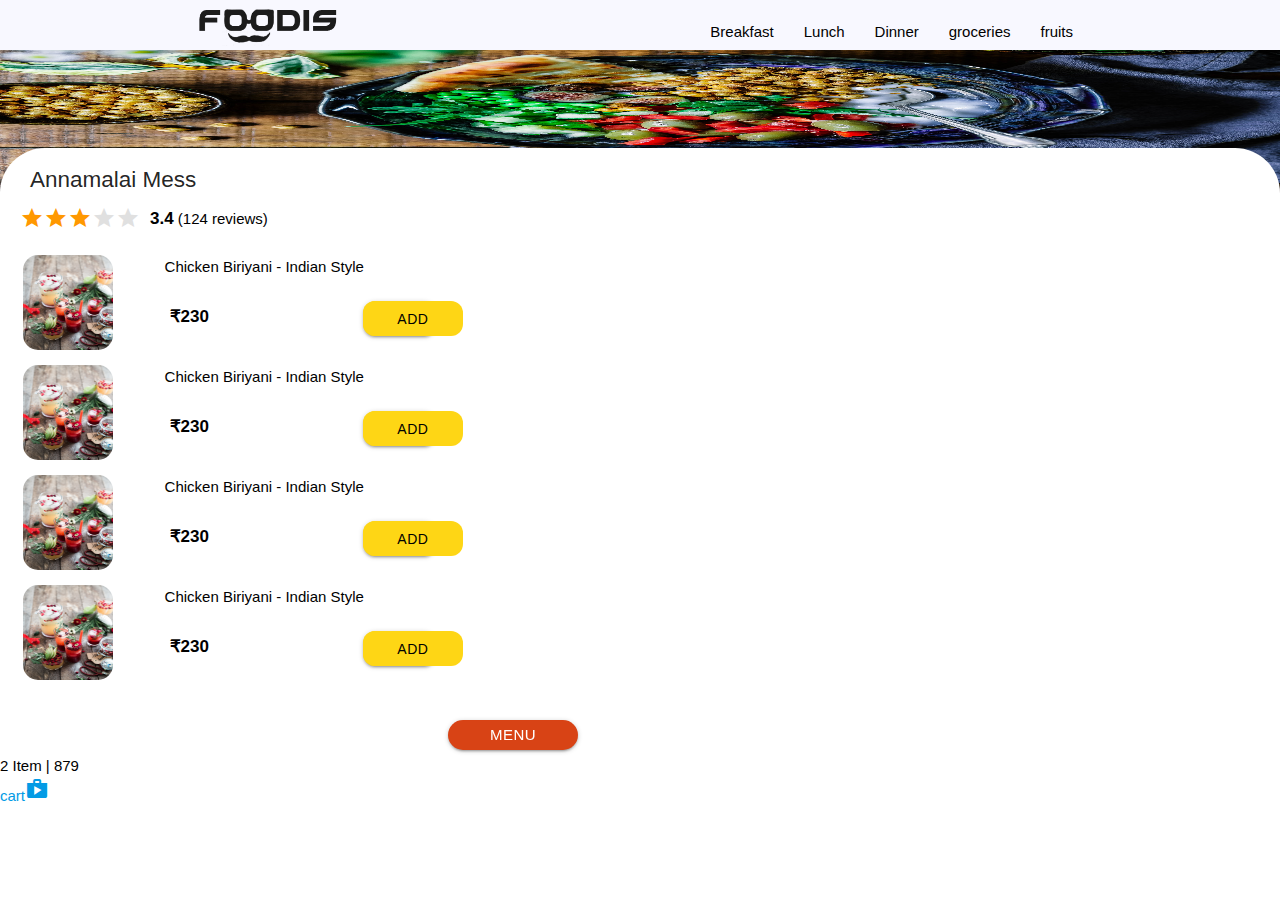
<file: shop_product.html>
<!DOCTYPE html>
<html>

<head>
    <!--Import Google Icon Font-->
    <link href="https://fonts.googleapis.com/icon?family=Material+Icons" rel="stylesheet">
    <!--Import materialize.css-->
    <link rel="shortcut icon" href="LogoNew2.jpg" type="image/x-icon">

    <!-- Compiled and minified CSS -->
    <link rel="stylesheet" href="https://cdnjs.cloudflare.com/ajax/libs/materialize/1.0.0/css/materialize.min.css">
    <link rel="stylesheet" href="shop_product.css">
    <link rel="stylesheet" href="navbar.css">
    <link rel="stylesheet" href="font/flaticon.css">

    <!-- fonts -->

    <link rel="preconnect" href="https://fonts.gstatic.com">
    <link href="https://fonts.googleapis.com/css2?family=Andika+New+Basic&family=Berkshire+Swash&family=Courgette&family=Hind+Madurai&family=Kaushan+Script&family=Philosopher:ital@1&family=Satisfy&display=swap" rel="stylesheet">

    <!-- fonts -->
    <!--Let browser know website is optimized for mobile-->
    <meta name="viewport" content="width=device-width, initial-scale=1.0" />
</head>

<body>

    <nav id="navbar" class="navbar-fixed">
        <div class="container">
            <div class="nav-wrapper">
                <!-- <a href="#" data-target="mobile-demo" class="sidenav-trigger"><i class="material-icons menu">widgets</i></a> -->
                <a href="#" class="brand-logo">
                    <img class="logo" src="logo_foodis.png" alt="">

                </a>
                <!-- <a href="#" data-target="location-demo" class="location-trigger"><i class="material-icons location right">person_pin_circle</i></a> -->
                <ul id="nav-mobile" class="right hide-on-med-and-down navs">
                    <li><a href="">Breakfast</a></li>
                    <li><a href="">Lunch</a></li>
                    <li><a href="">Dinner</a></li>
                    <li><a href="">groceries</a></li>
                    <li><a href="">fruits</a></li>
                </ul>
            </div>
        </div>

    </nav>

    <div class="shopproduct">
        <div class="shop-image">
            <img src="images/edgar-castrejon-1SPu0KT-Ejg-unsplash.jpg" alt="">
        </div>

        <div class="card sname">
            <div class="card-content">
                <p class="shop-name">Annamalai Mess</p>
            </div>
            <div class="card-action rating">
                <span class="material-icons orange-text">star</span>
                <span class="material-icons orange-text">star</span>
                <span class="material-icons orange-text">star</span>
                <span class="material-icons ">star</span>
                <span class="material-icons">star</span>
                <p> <b>3.4</b> (124 reviews)</p>
            </div>

        </div>


        <div class="menu">
            <div class="food">
                <h6 class="center"><b>Recommended</b></h6>
                <div class="row">

                    <!-- food container -->
                    <div class="col s12">
                        <div class="foodcard">
                            <div class="fcard">
                                <div class="col s4">
                                    <div class="food-image">
                                        <img src="images/brooke-lark-HjWzkqW1dgI-unsplash.jpg" alt="">
                                    </div>
                                </div>
                                <div class="col s8 rightside">
                                    <div class="card-body fname">
                                        <p class="food-name"> Chicken Biriyani - Indian Style</p>
                                    </div>
                                    <div class="food-footer">
                                        <div class="rate">
                                            <p><b>₹230</b></p>
                                        </div>
                                        <div class="btn">
                                            <div id="qbtn" class="addbtn" onclick="hide()">ADD</div>
                                            <div class="qcard">
                                                <div class="quantitybtn">
                                                    <span class="material-icons">add_circle</span>
                                                </div>
                                                <div class="quantity">
                                                    <input type="text" value="1" maxlength="1" readonly>
                                                </div>
                                                <div class="quantitybtn">
                                                    <span class="material-icons">remove_circle</span>
                                                </div>
                                            </div>
                                        </div>
                                    </div>
                                </div>
                            </div>
                        </div>
                    </div>
                    <!-- food container -->
                    <!-- food container -->
                    <div class="col s12">
                        <div class="foodcard">
                            <div class="fcard">
                                <div class="col s4">
                                    <div class="food-image">
                                        <img src="images/brooke-lark-HjWzkqW1dgI-unsplash.jpg" alt="">
                                    </div>
                                </div>
                                <div class="col s8 rightside">
                                    <div class="card-body fname">
                                        <p class="food-name"> Chicken Biriyani - Indian Style</p>
                                    </div>
                                    <div class="food-footer">
                                        <div class="rate">
                                            <p><b>₹230</b></p>
                                        </div>
                                        <div class="btn">
                                            <div id="qbtn" class="addbtn" onclick="hide()">ADD</div>
                                            <div class="qcard">
                                                <div class="quantitybtn">
                                                    <span class="material-icons">add_circle</span>
                                                </div>
                                                <div class="quantity">
                                                    <input type="text" value="1" maxlength="1" readonly>
                                                </div>
                                                <div class="quantitybtn">
                                                    <span class="material-icons">remove_circle</span>
                                                </div>
                                            </div>
                                        </div>
                                    </div>
                                </div>
                            </div>
                        </div>
                    </div>
                    <!-- food container -->
                    <!-- food container -->
                    <div class="col s12">
                        <div class="foodcard">
                            <div class="fcard">
                                <div class="col s4">
                                    <div class="food-image">
                                        <img src="images/brooke-lark-HjWzkqW1dgI-unsplash.jpg" alt="">
                                    </div>
                                </div>
                                <div class="col s8 rightside">
                                    <div class="card-body fname">
                                        <p class="food-name"> Chicken Biriyani - Indian Style</p>
                                    </div>
                                    <div class="food-footer">
                                        <div class="rate">
                                            <p><b>₹230</b></p>
                                        </div>
                                        <div class="btn">
                                            <div id="qbtn" class="addbtn" onclick="hide()">ADD</div>
                                            <div class="qcard">
                                                <div class="quantitybtn">
                                                    <span class="material-icons">add_circle</span>
                                                </div>
                                                <div class="quantity">
                                                    <input type="text" value="1" maxlength="1" readonly>
                                                </div>
                                                <div class="quantitybtn">
                                                    <span class="material-icons">remove_circle</span>
                                                </div>
                                            </div>
                                        </div>
                                    </div>
                                </div>
                            </div>
                        </div>
                    </div>
                    <!-- food container -->
                    <!-- food container -->
                    <div class="col s12">
                        <div class="foodcard">
                            <div class="fcard">
                                <div class="col s4">
                                    <div class="food-image">
                                        <img src="images/brooke-lark-HjWzkqW1dgI-unsplash.jpg" alt="">
                                    </div>
                                </div>
                                <div class="col s8 rightside">
                                    <div class="card-body fname">
                                        <p class="food-name"> Chicken Biriyani - Indian Style</p>
                                    </div>
                                    <div class="food-footer">
                                        <div class="rate">
                                            <p><b>₹230</b></p>
                                        </div>
                                        <div class="btn">
                                            <div id="qbtn" class="addbtn" onclick="hide()">ADD</div>
                                            <div class="qcard">
                                                <div class="quantitybtn">
                                                    <span class="material-icons">add_circle</span>
                                                </div>
                                                <div class="quantity">
                                                    <input type="text" value="1" maxlength="1" readonly>
                                                </div>
                                                <div class="quantitybtn">
                                                    <span class="material-icons">remove_circle</span>
                                                </div>
                                            </div>
                                        </div>
                                    </div>
                                </div>
                            </div>
                        </div>
                    </div>
                    <!-- food container -->
                </div>
            </div>
        </div>
    </div>
    <div class="fixed-action-btn"><a class="btn-floating btn-large deep-orange darken-3" href="">Menu</i></a></div>

    <!-- footer -->
    <div class="fixed-bottom">

        <ul class="footbar black-text">
            <li class="col s3 black-text"> 2 Item | 879</li>
            <li class="col s3 black-text"><a href="#test3">cart<i class="material-icons">shopping_bag</i></a></li>
        </ul>

    </div>
    <!-- footer -->

    <script>
        function hide() {
            var btn = document.getElementById("qbtn");
            console.log("Remove");
            btn.style.display === "none";
        }
    </script>



    <script src="https://cdnjs.cloudflare.com/ajax/libs/jquery/3.1.1/jquery.min.js"></script>
    <!-- Compiled and minified JavaScript -->
    <script src="https://cdnjs.cloudflare.com/ajax/libs/materialize/1.0.0/js/materialize.min.js"></script>

</body>

</html>
</file>
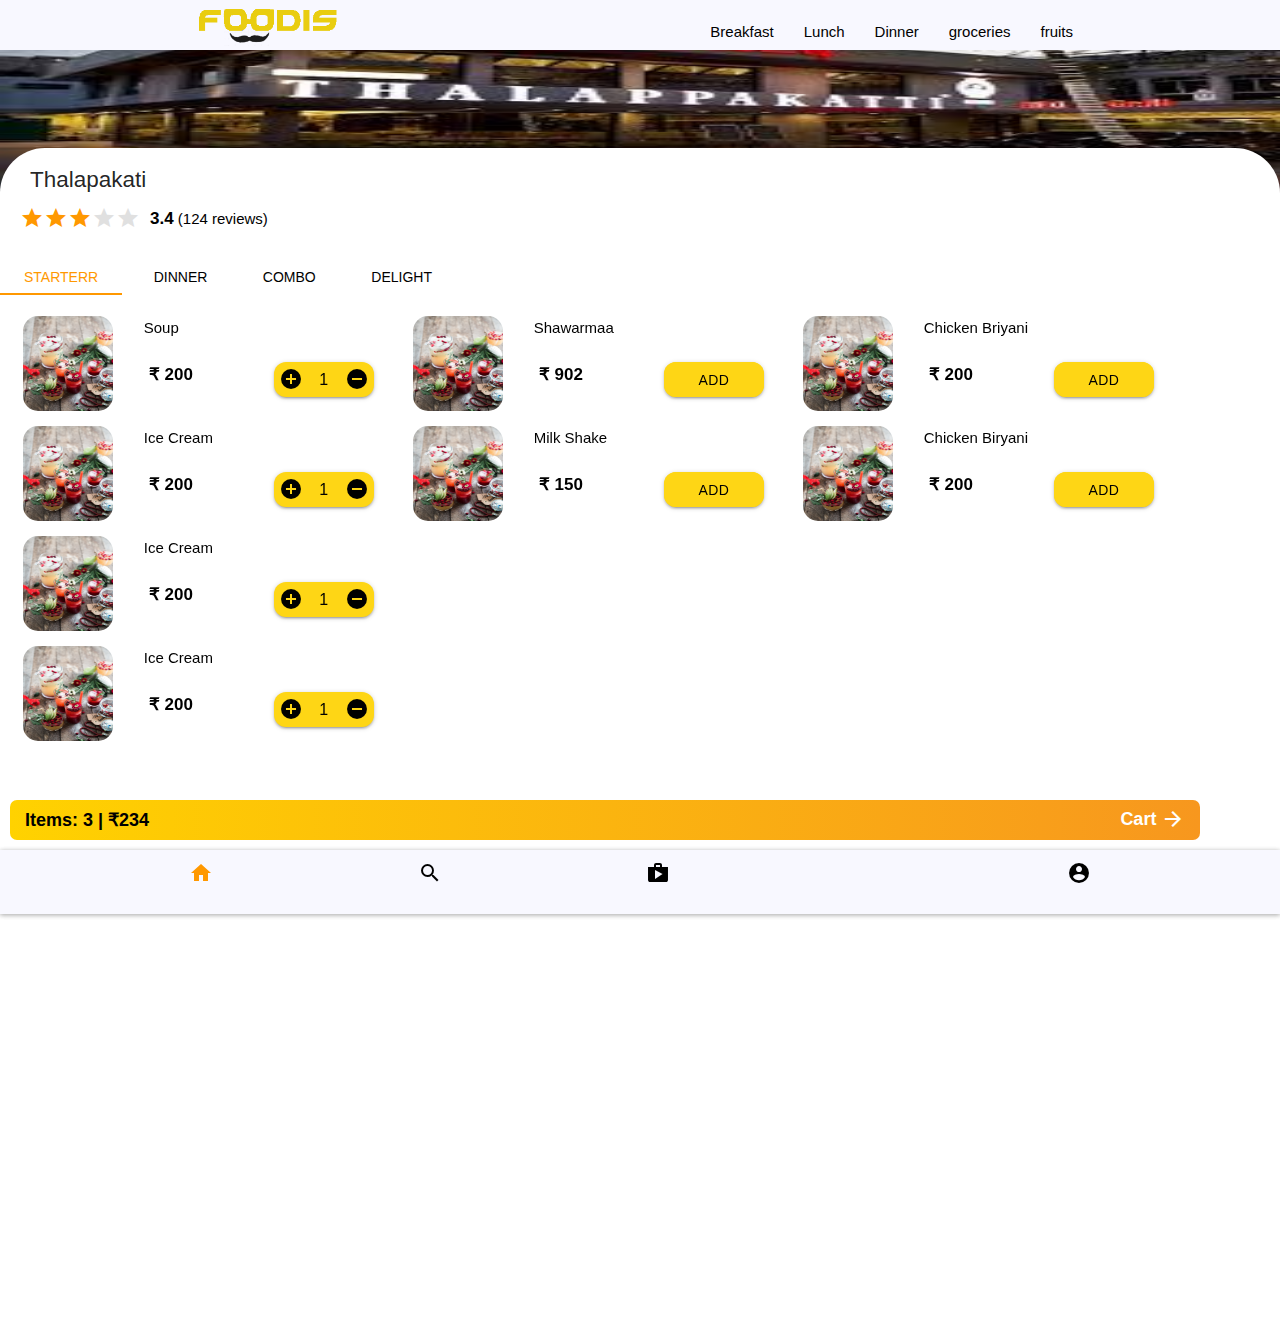
<file: shop_products.html>
<!DOCTYPE html>
<html>

<head>
    <!--Import Google Icon Font-->
    <link href="https://fonts.googleapis.com/icon?family=Material+Icons" rel="stylesheet">
    <!--Import materialize.css-->
    <link rel="shortcut icon" href="LogoNew2.jpg" type="image/x-icon">

    <!-- Compiled and minified CSS -->
    <link rel="stylesheet" href="https://cdnjs.cloudflare.com/ajax/libs/materialize/1.0.0/css/materialize.min.css">
    <link rel="stylesheet" href="shop_product.css">
    <link rel="stylesheet" href="navbar.css">
    <!-- <link rel="stylesheet" href="font/flaticon.css"> -->

    <!-- fonts -->

    <link rel="preconnect" href="https://fonts.gstatic.com">
    <link href="https://fonts.googleapis.com/css2?family=Andika+New+Basic&family=Berkshire+Swash&family=Courgette&family=Hind+Madurai&family=Kaushan+Script&family=Philosopher:ital@1&family=Satisfy&display=swap" rel="stylesheet">

    <!-- fonts -->
    <!--Let browser know website is optimized for mobile-->
    <meta name="viewport" content="width=device-width, initial-scale=1.0" />
    <link href="https://fonts.googleapis.com/css2?family=Andika+New+Basic&family=Berkshire+Swash&family=Courgette&family=Hind+Madurai&family=Kaushan+Script&family=Philosopher:ital@1&family=Satisfy&display=swap" rel="stylesheet">

    <script src="https://cdnjs.cloudflare.com/ajax/libs/jquery/3.1.1/jquery.min.js"></script>
    <!--JavaScript at end of body for optimized loading-->
    <script src="https://cdnjs.cloudflare.com/ajax/libs/materialize/1.0.0/js/materialize.min.js"></script>
    <!--Import materialize.css-->

    <style>
        .carousel {
            height: 100vh!important;
        }
        
        .carousel .carousel-item {
            width: 100%;
        }
        
        .carousel-item {
            max-width: 390px;
        }
    </style>
</head>

<body>

    <nav id="navbar" class="navbar-fixed">
        <div class="container">
            <div class="nav-wrapper">
                <!-- <a href="#" data-target="mobile-demo" class="sidenav-trigger"><i class="material-icons menu">widgets</i></a> -->
                <a href="index.html" class="brand-logo">
                    <img class="logo" src="logo_foodis1.png" alt="">

                </a>
                <!-- <a href="#" data-target="location-demo" class="location-trigger"><i class="material-icons location right">person_pin_circle</i></a> -->
                <ul id="nav-mobile" class="right hide-on-med-and-down navs">
                    <li><a href="">Breakfast</a></li>
                    <li><a href="">Lunch</a></li>
                    <li><a href="">Dinner</a></li>
                    <li><a href="">groceries</a></li>
                    <li><a href="">fruits</a></li>
                </ul>
            </div>
        </div>

    </nav>
    <ul class="sidenav" id="mobile-demo">
        <li><a href="">Breakfast</a></li>
        <li><a href="">Lunch</a></li>
        <li><a href="">Dinner</a></li>
        <li><a href="">groceries</a></li>
        <li><a href="">fruits</a></li>
    </ul>


    <div class="shopproduct">
        <div class="shop-image">
            <img src="download.jpeg" alt="">
        </div>

        <div class="card sname">
            <div class="card-content">
                <p class="shop-name">Thalapakati</p>
            </div>
            <div class="card-action rating">
                <span class="material-icons orange-text">star</span>
                <span class="material-icons orange-text">star</span>
                <span class="material-icons orange-text">star</span>
                <span class="material-icons ">star</span>
                <span class="material-icons">star</span>
                <p> <b>3.4</b> (124 reviews)</p>
            </div>

        </div>



        <!-- recommended list  -->
        <div class="menu" style="transform: translateY(40px);">
            <div class="food">

                <ul id="tabs" class="tabs">

                    <li class="tab col s3"><a href="#swipe-1">starterr</a></li>

                    <li class="tab col s3"><a href="#swipe-2">Dinner</a></li>

                    <li class="tab col s3"><a href="#swipe-3">combo</a></li>

                    <li class="tab col s3"><a href="#swipe-4">Delight</a></li>


                </ul>

                <div id="swipe-1">

                    <h6 class="center"><b></b></h6>
                    <div class="row" style="max-width: 400px;">

                        <!-- food container -->

                        <div class="col s12">
                            <div class="foodcard">
                                <div class="fcard">
                                    <div class="col s4">
                                        <div class="food-image item">
                                            <img src="images/brooke-lark-HjWzkqW1dgI-unsplash.jpg" alt="">
                                        </div>
                                    </div>
                                    <div class="col s8 rightside">
                                        <div class="card-body fname">
                                            <p class="food-name">Soup</p>
                                        </div>
                                        <div class="food-footer">
                                            <div class="rate">
                                                <p><b>₹ 200</b></p>
                                                <p></p>

                                                <div class="btn">
                                                    <div class="qcard">
                                                        <div class="quantitybtn">
                                                            <a href="#">
                                                                <span class="material-icons black-text">add_circle</span>
                                                            </a>
                                                        </div>
                                                        <div class="quantity">
                                                            <input type="text" value="1" maxlength="1" readonly>
                                                        </div>
                                                        <div class="quantitybtn">
                                                            <a href="#">
                                                                <span class="material-icons black-text">remove_circle</span>
                                                            </a>
                                                        </div>
                                                    </div>
                                                </div>

                                            </div>

                                        </div>
                                    </div>
                                </div>
                            </div>
                        </div>


                        <div class="col s12">
                            <div class="foodcard">
                                <div class="fcard">
                                    <div class="col s4">
                                        <div class="food-image item">
                                            <img src="images/brooke-lark-HjWzkqW1dgI-unsplash.jpg" alt="">
                                        </div>
                                    </div>
                                    <div class="col s8 rightside">
                                        <div class="card-body fname">
                                            <p class="food-name">Ice Cream</p>
                                        </div>
                                        <div class="food-footer">
                                            <div class="rate">
                                                <p><b>₹ 200</b></p>
                                                <p></p>

                                                <div class="btn">
                                                    <div class="qcard">
                                                        <div class="quantitybtn">
                                                            <a href="#">
                                                                <span class="material-icons black-text">add_circle</span>
                                                            </a>
                                                        </div>
                                                        <div class="quantity">
                                                            <input type="text" value="1" maxlength="1" readonly>
                                                        </div>
                                                        <div class="quantitybtn">
                                                            <a href="#">
                                                                <span class="material-icons black-text">remove_circle</span>
                                                            </a>
                                                        </div>
                                                    </div>
                                                </div>

                                            </div>

                                        </div>
                                    </div>
                                </div>
                            </div>
                        </div>
                        <div class="col s12">
                            <div class="foodcard">
                                <div class="fcard">
                                    <div class="col s4">
                                        <div class="food-image item">
                                            <img src="images/brooke-lark-HjWzkqW1dgI-unsplash.jpg" alt="">
                                        </div>
                                    </div>
                                    <div class="col s8 rightside">
                                        <div class="card-body fname">
                                            <p class="food-name">Ice Cream</p>
                                        </div>
                                        <div class="food-footer">
                                            <div class="rate">
                                                <p><b>₹ 200</b></p>
                                                <p></p>

                                                <div class="btn">
                                                    <div class="qcard">
                                                        <div class="quantitybtn">
                                                            <a href="#">
                                                                <span class="material-icons black-text">add_circle</span>
                                                            </a>
                                                        </div>
                                                        <div class="quantity">
                                                            <input type="text" value="1" maxlength="1" readonly>
                                                        </div>
                                                        <div class="quantitybtn">
                                                            <a href="#">
                                                                <span class="material-icons black-text">remove_circle</span>
                                                            </a>
                                                        </div>
                                                    </div>
                                                </div>

                                            </div>

                                        </div>
                                    </div>
                                </div>
                            </div>
                        </div>
                        <div class="col s12">
                            <div class="foodcard">
                                <div class="fcard">
                                    <div class="col s4">
                                        <div class="food-image item">
                                            <img src="images/brooke-lark-HjWzkqW1dgI-unsplash.jpg" alt="">
                                        </div>
                                    </div>
                                    <div class="col s8 rightside">
                                        <div class="card-body fname">
                                            <p class="food-name">Ice Cream</p>
                                        </div>
                                        <div class="food-footer">
                                            <div class="rate">
                                                <p><b>₹ 200</b></p>
                                                <p></p>

                                                <div class="btn">
                                                    <div class="qcard">
                                                        <div class="quantitybtn">
                                                            <a href="#">
                                                                <span class="material-icons black-text">add_circle</span>
                                                            </a>
                                                        </div>
                                                        <div class="quantity">
                                                            <input type="text" value="1" maxlength="1" readonly>
                                                        </div>
                                                        <div class="quantitybtn">
                                                            <a href="#">
                                                                <span class="material-icons black-text">remove_circle</span>
                                                            </a>
                                                        </div>
                                                    </div>
                                                </div>

                                            </div>

                                        </div>
                                    </div>
                                </div>
                            </div>
                        </div>


                    </div>
                </div>

                <div id="swipe-2">

                    <h6 class="center"><b></b></h6>
                    <div class="row" style="max-width: 400px;">

                        <!-- food container -->

                        <div class="col s12">
                            <div class="foodcard">
                                <div class="fcard">
                                    <div class="col s4">
                                        <div class="food-image item">
                                            <img src="images/brooke-lark-HjWzkqW1dgI-unsplash.jpg" alt="">
                                        </div>
                                    </div>
                                    <div class="col s8 rightside">
                                        <div class="card-body fname">
                                            <p class="food-name">Shawarmaa</p>
                                        </div>
                                        <div class="food-footer">
                                            <div class="rate">
                                                <p><b>₹ 902</b></p>
                                                <p></p>

                                                <div class="btn" id="add-section-26">
                                                    <div>
                                                        <form method="POST" action="/addcart/">




                                                            <a href="#" name="product_id">
                                                                <div id="qbtn" value="26" class="addbtn add-to-cart black-text add2cart">ADD</div>
                                                                <input type="text" id="26-product_id" value="1" hidden>
                                                            </a>

                                                        </form>
                                                    </div>
                                                </div>

                                            </div>

                                        </div>
                                    </div>
                                </div>
                            </div>
                        </div>

                        <div class="col s12">
                            <div class="foodcard">
                                <div class="fcard">
                                    <div class="col s4">
                                        <div class="food-image item">
                                            <img src="images/brooke-lark-HjWzkqW1dgI-unsplash.jpg" alt="">
                                        </div>
                                    </div>
                                    <div class="col s8 rightside">
                                        <div class="card-body fname">
                                            <p class="food-name">Milk Shake</p>
                                        </div>
                                        <div class="food-footer">
                                            <div class="rate">
                                                <p><b>₹ 150</b></p>
                                                <p></p>

                                                <div class="btn" id="add-section-35">
                                                    <div>
                                                        <form method="POST" action="/addcart/">




                                                            <a href="#" name="product_id">
                                                                <div id="qbtn" value="35" class="addbtn add-to-cart black-text add2cart">ADD</div>
                                                                <input type="text" id="35-product_id" value="1" hidden>
                                                            </a>

                                                        </form>
                                                    </div>
                                                </div>

                                            </div>

                                        </div>
                                    </div>
                                </div>
                            </div>
                        </div>


                    </div>
                </div>

                <div id="swipe-3">

                    <h6 class="center"><b></b></h6>
                    <div class="row" style="max-width: 400px;">

                        <!-- food container -->

                        <div class="col s12">
                            <div class="foodcard">
                                <div class="fcard">
                                    <div class="col s4">
                                        <div class="food-image item">
                                            <img src="images/brooke-lark-HjWzkqW1dgI-unsplash.jpg" alt="">
                                        </div>
                                    </div>
                                    <div class="col s8 rightside">
                                        <div class="card-body fname">
                                            <p class="food-name">Chicken Briyani</p>
                                        </div>
                                        <div class="food-footer">
                                            <div class="rate">
                                                <p><b>₹ 200</b></p>
                                                <p></p>

                                                <div class="btn" id="add-section-3">
                                                    <div>
                                                        <form method="POST" action="/addcart/">




                                                            <a href="#" name="product_id">
                                                                <div id="qbtn" value="3" class="addbtn add-to-cart black-text add2cart">ADD</div>
                                                                <input type="text" id="3-product_id" value="1" hidden>
                                                            </a>

                                                        </form>
                                                    </div>
                                                </div>

                                            </div>

                                        </div>
                                    </div>
                                </div>
                            </div>
                        </div>

                        <div class="col s12">
                            <div class="foodcard">
                                <div class="fcard">
                                    <div class="col s4">
                                        <div class="food-image item">
                                            <img src="images/brooke-lark-HjWzkqW1dgI-unsplash.jpg" alt="">
                                        </div>
                                    </div>
                                    <div class="col s8 rightside">
                                        <div class="card-body fname">
                                            <p class="food-name">Chicken Biryani</p>
                                        </div>
                                        <div class="food-footer">
                                            <div class="rate">
                                                <p><b>₹ 200</b></p>
                                                <p></p>

                                                <div class="btn" id="add-section-34">
                                                    <div>
                                                        <form method="POST" action="/addcart/">




                                                            <a href="#" name="product_id">
                                                                <div id="qbtn" value="34" class="addbtn add-to-cart black-text add2cart">ADD</div>
                                                                <input type="text" id="34-product_id" value="1" hidden>
                                                            </a>

                                                        </form>
                                                    </div>
                                                </div>

                                            </div>

                                        </div>
                                    </div>
                                </div>
                            </div>
                        </div>


                    </div>
                </div>

                <div id="swipe-4">

                    <h6 class="center"><b></b></h6>
                    <div class="row" style="max-width: 400px;">

                        <!-- food container -->

                        <div class="col s12">
                            <div class="foodcard">
                                <div class="fcard">
                                    <div class="col s4">
                                        <div class="food-image item">
                                            <img src="images/brooke-lark-HjWzkqW1dgI-unsplash.jpg" alt="">
                                        </div>
                                    </div>
                                    <div class="col s8 rightside">
                                        <div class="card-body fname">
                                            <p class="food-name">Mutton Briyani</p>
                                        </div>
                                        <div class="food-footer">
                                            <div class="rate">
                                                <p><b>₹ 140</b></p>
                                                <p></p>

                                                <div class="btn" id="add-section-27">
                                                    <div>
                                                        <form method="POST" action="/addcart/">




                                                            <a href="#" name="product_id">
                                                                <div id="qbtn" value="27" class="addbtn add-to-cart black-text add2cart">ADD</div>
                                                                <input type="text" id="27-product_id" value="1" hidden>
                                                            </a>

                                                        </form>
                                                    </div>
                                                </div>

                                            </div>

                                        </div>
                                    </div>
                                </div>
                            </div>
                        </div>


                    </div>
                </div>

                <div class="spacer">
                    &nbsp;
                </div>


            </div>
        </div>
        <a href="cart.html">
            <div class="footer">

                <div class="black-text">
                    Items: 3 | ₹234
                </div>
                <div>
                    Cart <i class="material-icons">arrow_forward</i>
                </div>

            </div>
        </a>


    </div>
    <div class="spacer">
        &nbsp;
    </div>

    <!-- footer -->
    <footer class="page-footer">
        <nav>
            <ul>
                <li><a href="index.html" class="active"><i class="material-icons">home</i></a></li>
                <li><a href="#"><i class="material-icons">search</i></a></li>
                <li><a href="cart.html"><i class="material-icons">shopping_bag</i></a></li>
                <li><a href="profile.html"><i class="material-icons">account_circle</i></a></li>
            </ul>
        </nav>
    </footer>
    <!-- footer -->

    <script>
        $(document).ready(function() {
            $('ul.tabs').tabs({
                swipeable: true,
                responsiveThreshold: 1920
            });
        });
    </script>


    <script>
        document.addEventListener('DOMContentLoaded', function() {
            M.AutoInit();
            var elems = document.querySelectorAll('.sidenav');
            var navs = document.querySelectorAll('.navbar-fixed ');


            var elems1 = document.querySelectorAll('.carousel.carousel-slider');



            var instance1 = M.Carousel.init(elems1, {
                fullWidth: true,
                indicators: true
            });
            var instances = M.Sidenav.init(elems, {
                edge: 'left',
            });

            function moveNext() {
                var elems1 = document.querySelectorAll('.carousel.carousel-slider');
                var moveRight = M.Carousel.getInstance(elems1);
                moveRight.next(1);
            }
        })
    </script>
    <script>
        document.addEventListener('DOMContentLoaded', function() {

            var options = {
                data: {
                    "google": null,
                    "yahoo": null,
                    "duckduckgo": null,
                    "goole": null,
                    "yahoo": null,
                    "duckdckgo": null,
                    "gogle": null,
                    "yahoo": null,
                    "duckuckgo": null,
                    "gooe": null,
                    "yahoo": null,
                    "duckdgo": null
                }
            }



            var elems = document.querySelectorAll('.autocomplete');
            var instances = M.Autocomplete.init(elems, options);


        });
    </script>




</body>

</html>
</file>
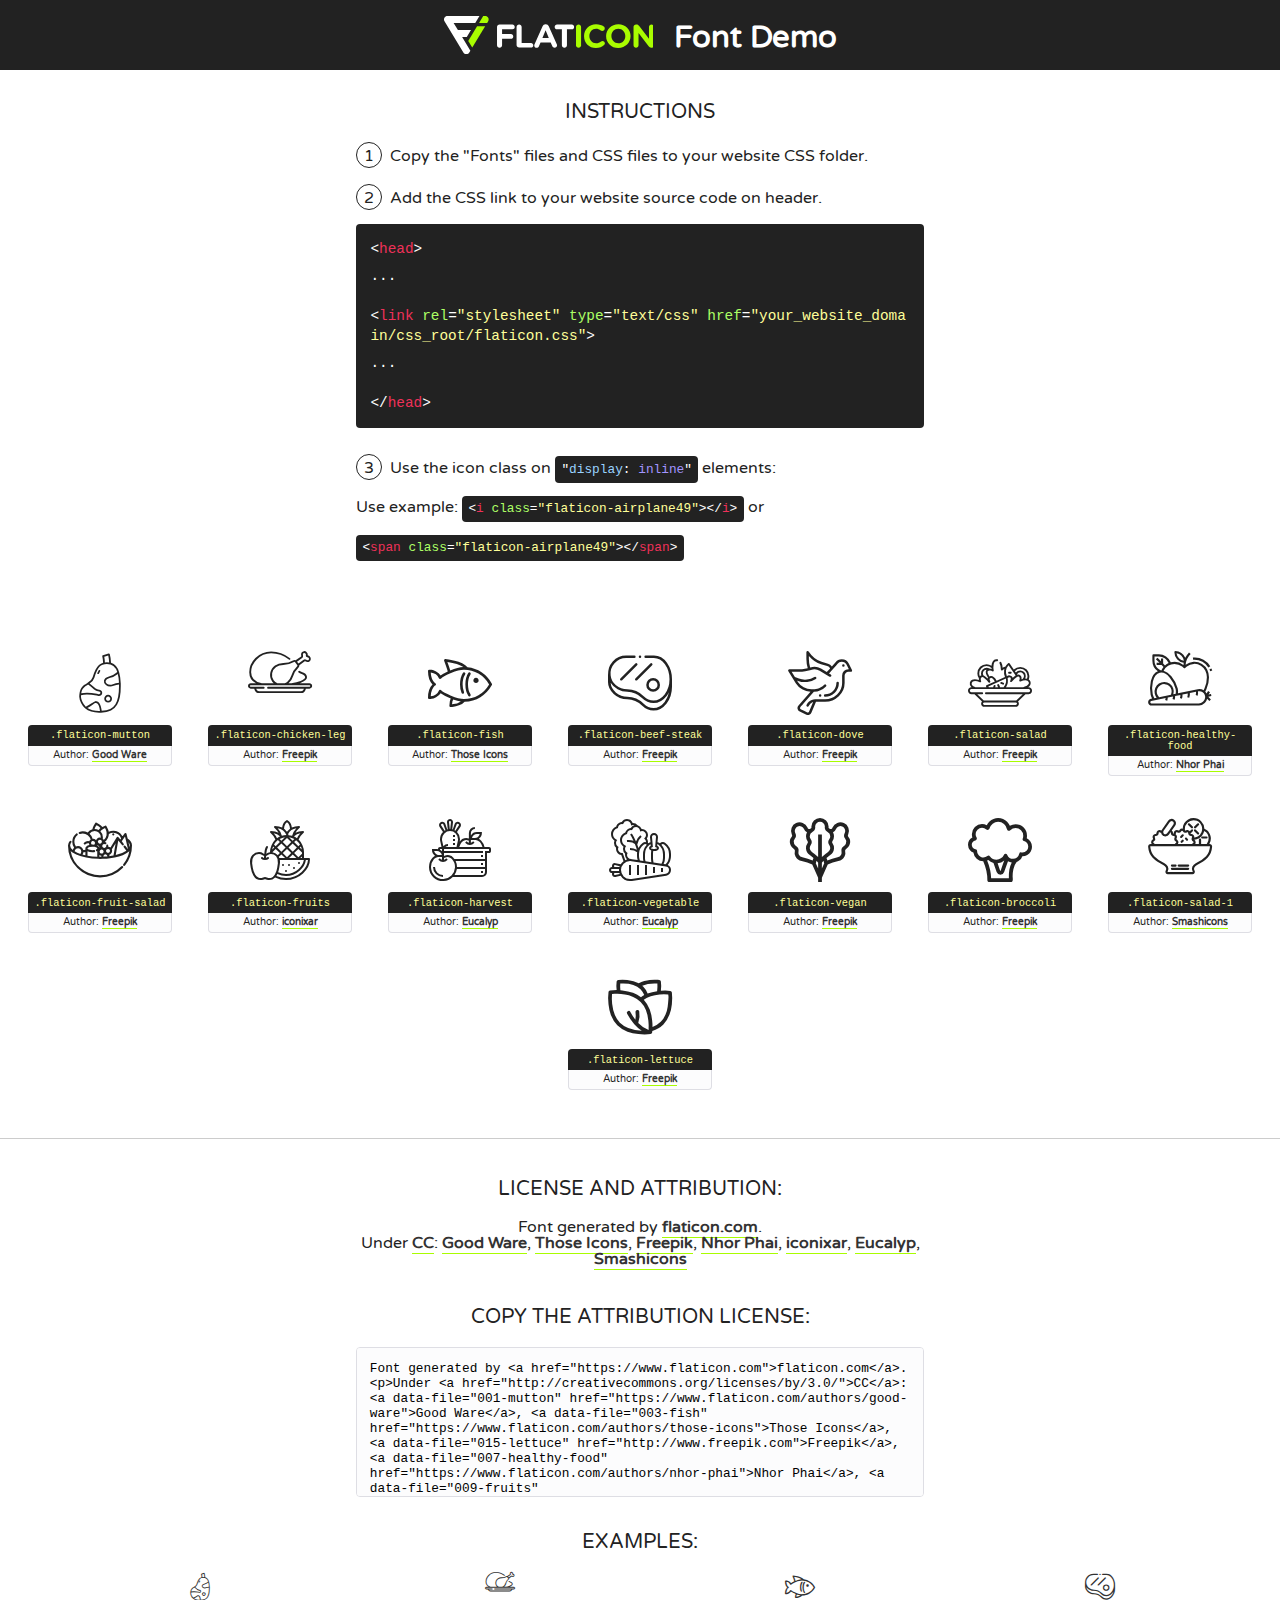
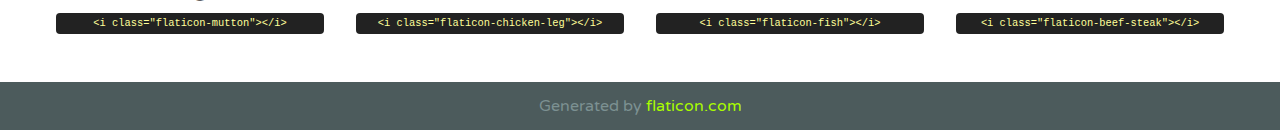
<file: font/flaticon.html>
<!DOCTYPE html>
<!--
  Flaticon icon font: Flaticon
  Creation date: 26/12/2020 09:41
-->
<html>
<!DOCTYPE html>
<html>

<head>
    <title>Flaticon WebFont</title>
    <link href="http://fonts.googleapis.com/css?family=Varela+Round" rel="stylesheet" type="text/css" />
    <link rel="stylesheet" type="text/css" href="flaticon.css">
    <meta charset="UTF-8">
    <style>
    html, body, div, span, applet, object, iframe,
    h1, h2, h3, h4, h5, h6, p, blockquote, pre,
    a, abbr, acronym, address, big, cite, code,
    del, dfn, em, img, ins, kbd, q, s, samp,
    small, strike, strong, sub, sup, tt, var,
    b, u, i, center,
    dl, dt, dd, ol, ul, li,
    fieldset, form, label, legend,
    table, caption, tbody, tfoot, thead, tr, th, td,
    article, aside, canvas, details, embed, 
    figure, figcaption, footer, header, hgroup, 
    menu, nav, output, ruby, section, summary,
    time, mark, audio, video {
        margin: 0;
        padding: 0;
        border: 0;
        font-size: 100%;
        font: inherit;
        vertical-align: baseline;
    }
    /* HTML5 display-role reset for older browsers */
    article, aside, details, figcaption, figure, 
    footer, header, hgroup, menu, nav, section {
        display: block;
    }
    body {
        line-height: 1;
    }
    ol, ul {
        list-style: none;
    }
    blockquote, q {
        quotes: none;
    }
    blockquote:before, blockquote:after,
    q:before, q:after {
        content: '';
        content: none;
    }
    table {
        border-collapse: collapse;
        border-spacing: 0;
    }
    body {
        font-family: 'Varela Round', Helvetica, Arial, sans-serif;
        font-size: 16px;
        color: #222;
    }
    a {
        color: #333;
        border-bottom: 1px solid #a9fd00;
        font-weight: bold;
        text-decoration: none;
    }
    * {
        -moz-box-sizing: border-box;
        -webkit-box-sizing: border-box;
        box-sizing: border-box;
        margin: 0;
        padding: 0;
    }
    [class^="flaticon-"]:before, [class*=" flaticon-"]:before, [class^="flaticon-"]:after, [class*=" flaticon-"]:after {
        font-family: Flaticon;
        font-size: 30px;
        font-style: normal;
        margin-left: 20px;
        color: #333;
    }
    .wrapper {
        max-width: 600px;
        margin: auto;
        padding: 0 1em;
    }
    .title {
        font-size: 1.25em;
        text-align: center;
        margin-bottom: 1em;
        text-transform: uppercase;
    }
    header {
        text-align: center;
        background-color: #222;
        color: #fff;
        padding: 1em;
    }
    header .logo {
        width: 210px;
        height: 38px;
        display: inline-block;
        vertical-align: middle;
        margin-right: 1em;
        border: none;
    }
    header strong {
        font-size: 1.95em;
        font-weight: bold;
        vertical-align: middle;
        margin-top: 5px;
        display: inline-block;
    }
    .demo {
        margin: 2em auto;
        line-height: 1.25em;
    }
    .demo ul li {
        margin-bottom: 1em;
    }
    .demo ul li .num {
        color: #222;
        border-radius: 20px;
        display: inline-block;
        width: 26px;
        padding: 3px;
        height: 26px;
        text-align: center;
        margin-right: 0.5em;
        border: 1px solid #222;
    }
    .demo ul li code {
        background-color: #222;
        border-radius: 4px;
        padding: 0.25em 0.5em;
        display: inline-block;
        color: #fff;
        font-family: Consolas,Monaco,Lucida Console,Liberation Mono,DejaVu Sans Mono,Bitstream Vera Sans Mono,Courier New, monospace;
        font-weight: lighter;
        margin-top: 1em;
        font-size: 0.8em;
        word-break: break-all;
    }
    .demo ul li code.big {
        padding: 1em;
        font-size: 0.9em;
    }
    .demo ul li code .red {
        color: #EF3159;
    }
    .demo ul li code .green {
        color: #ACFF65;
    }
    .demo ul li code .yellow {
        color: #FFFF99;
    }
    .demo ul li code .blue {
        color: #99D3FF;
    }
    .demo ul li code .purple {
        color: #A295FF;
    }
    .demo ul li code .dots {
        margin-top: 0.5em;
        display: block;
    }
    #glyphs {
        border-bottom: 1px solid #ccc;
        padding: 2em 0;
        text-align: center;
    }
    .glyph {
        display: inline-block;
        width: 9em;
        margin: 1em;
        text-align: center;
        vertical-align: top;
        background: #FFF;
    }
    .glyph .glyph-icon {
        padding: 10px;
        display: block;
        font-family:"Flaticon";
        font-size: 64px;
        line-height: 1;
    }
    .glyph .glyph-icon:before {
        font-size: 64px;
        color: #222;
        margin-left: 0;
    }
    .class-name {
        font-size: 0.65em;
        background-color: #222;
        color: #fff;
        border-radius: 4px 4px 0 0;
        padding: 0.5em;
        color: #FFFF99;
        font-family: Consolas,Monaco,Lucida Console,Liberation Mono,DejaVu Sans Mono,Bitstream Vera Sans Mono,Courier New, monospace;
    }
    .author-name {
        font-size: 0.6em;
        background-color: #fcfcfd;
        border: 1px solid #DEDEE4;
        border-top: 0;
        border-radius: 0 0 4px 4px;
        padding: 0.5em;
    }
    .class-name:last-child {
        font-size: 10px;
        color:#888;
    }
    .class-name:last-child a {
        font-size: 10px;
        color:#555;
    }
    .class-name:last-child a:hover {
        color:#a9fd00;
    }
    .glyph > input {
        display: block;
        width: 100px;
        margin: 5px auto;
        text-align: center;
        font-size: 12px;
        cursor: text;
    }
    .glyph > input.icon-input {
        font-family:"Flaticon";
        font-size: 16px;
        margin-bottom: 10px;
    }
    .attribution .title {
        margin-top: 2em;
    }
    .attribution textarea {
        background-color: #fcfcfd;
        padding: 1em;
        border: none;
        box-shadow: none;
        border: 1px solid #DEDEE4;
        border-radius: 4px;
        resize: none;
        width: 100%;
        height: 150px;
        font-size: 0.8em;
        font-family: Consolas,Monaco,Lucida Console,Liberation Mono,DejaVu Sans Mono,Bitstream Vera Sans Mono,Courier New, monospace;
        -webkit-appearance: none;
    }
    .iconsuse {
        margin: 2em auto;
        text-align: center;
        max-width: 1200px;
    }
    .iconsuse:after {
        content: '';
        display: table;
        clear: both;
    }
    .iconsuse .image {
        float: left;
        width: 25%;
        padding: 0 1em;
    }
    .iconsuse .image p {
        margin-bottom: 1em;
    }
    .iconsuse .image span {
        display: block;
        font-size: 0.65em;
        background-color: #222;
        color: #fff;
        border-radius: 4px;
        padding: 0.5em;
        color: #FFFF99;
        margin-top: 1em;
        font-family: Consolas,Monaco,Lucida Console,Liberation Mono,DejaVu Sans Mono,Bitstream Vera Sans Mono,Courier New, monospace;
    }
    #footer {
        text-align: center;
        background-color: #4C5B5C;
        color: #7c9192;
        padding: 1em;
    }
    #footer a {
        border: none;
        color: #a9fd00;
        font-weight: normal;
    }
    @media (max-width: 960px) {
        .iconsuse .image {
            width: 50%;
        }
    }
    @media (max-width: 560px) {
        .iconsuse .image {
            width: 100%;
        }
    }
    </style>
</head>

<body class="characters-off">

    <header>
        <a href="https://www.flaticon.com" target="_blank" class="logo">
            <svg version="1.1" xmlns="http://www.w3.org/2000/svg" xmlns:xlink="http://www.w3.org/1999/xlink" xmlns:a="http://ns.adobe.com/AdobeSVGViewerExtensions/3.0/" viewBox="0 0 560.875 102.036" enable-background="new 0 0 560.875 102.036" xml:space="preserve">
                <defs>
                </defs>
                <g>
                    <g class="letters">
                        <path fill="#ffffff" d="M141.596,29.675c0-3.777,2.985-6.767,6.764-6.767h34.438c3.426,0,6.15,2.728,6.15,6.15
                        c0,3.43-2.724,6.149-6.15,6.149h-27.674v13.091h23.719c3.429,0,6.151,2.724,6.151,6.15c0,3.43-2.723,6.149-6.151,6.149h-23.719
                        v17.574c0,3.773-2.986,6.761-6.764,6.761c-3.779,0-6.764-2.989-6.764-6.761V29.675z"></path>
                        <path fill="#ffffff" d="M193.844,29.149c0-3.781,2.985-6.767,6.764-6.767c3.776,0,6.763,2.985,6.763,6.767v42.957h25.039
                        c3.426,0,6.149,2.726,6.149,6.153c0,3.425-2.723,6.15-6.149,6.15h-31.802c-3.779,0-6.764-2.986-6.764-6.768V29.149z"></path>
                        <path fill="#ffffff" d="M241.891,75.71l21.438-48.407c1.492-3.341,4.215-5.357,7.906-5.357h0.792
                        c3.686,0,6.323,2.017,7.815,5.357l21.439,48.407c0.436,0.967,0.701,1.845,0.701,2.723c0,3.602-2.809,6.501-6.414,6.501
                        c-3.161,0-5.269-1.845-6.499-4.655l-4.132-9.661h-27.059l-4.301,10.102c-1.144,2.631-3.426,4.214-6.237,4.214
                        c-3.517,0-6.24-2.81-6.24-6.325C241.1,77.64,241.451,76.677,241.891,75.71z M279.932,58.666l-8.521-20.297l-8.526,20.297H279.932
                        z"></path>
                        <path fill="#ffffff" d="M314.864,35.387H301.86c-3.429,0-6.239-2.813-6.239-6.238c0-3.429,2.811-6.24,6.239-6.24h39.533
                        c3.426,0,6.237,2.811,6.237,6.24c0,3.425-2.811,6.238-6.237,6.238h-13.001v42.785c0,3.773-2.99,6.761-6.764,6.761
                        c-3.779,0-6.764-2.989-6.764-6.761V35.387z"></path>
                        <path fill="#A9FD00" d="M352.615,29.149c0-3.781,2.985-6.767,6.767-6.767c3.774,0,6.761,2.985,6.761,6.767v49.024
                        c0,3.773-2.987,6.761-6.761,6.761c-3.781,0-6.767-2.989-6.767-6.761V29.149z"></path>
                        <path fill="#A9FD00" d="M374.132,53.836v-0.179c0-17.481,13.178-31.801,32.065-31.801c9.22,0,15.459,2.458,20.557,6.238
                        c1.402,1.054,2.637,2.985,2.637,5.357c0,3.692-2.985,6.59-6.681,6.59c-1.845,0-3.071-0.702-4.044-1.319
                        c-3.776-2.813-7.729-4.393-12.562-4.393c-10.364,0-17.831,8.611-17.831,19.154v0.173c0,10.542,7.291,19.329,17.831,19.329
                        c5.715,0,9.492-1.756,13.359-4.834c1.049-0.874,2.458-1.491,4.039-1.491c3.429,0,6.325,2.813,6.325,6.236
                        c0,2.106-1.056,3.78-2.282,4.834c-5.539,4.834-12.036,7.733-21.878,7.733C387.572,85.464,374.132,71.493,374.132,53.836z"></path>
                        <path fill="#A9FD00" d="M433.009,53.836v-0.179c0-17.481,13.79-31.801,32.766-31.801c18.981,0,32.592,14.143,32.592,31.628v0.173
                        c0,17.483-13.785,31.807-32.769,31.807C446.625,85.464,433.009,71.32,433.009,53.836z M484.224,53.836v-0.179
                        c0-10.539-7.725-19.326-18.626-19.326c-10.893,0-18.449,8.611-18.449,19.154v0.173c0,10.542,7.73,19.329,18.626,19.329
                        C476.676,72.986,484.224,64.378,484.224,53.836z"></path>
                        <path fill="#A9FD00" d="M506.233,29.321c0-3.774,2.99-6.763,6.767-6.763h1.401c3.252,0,5.183,1.583,7.029,3.953l26.093,34.265
                        V29.059c0-3.692,2.99-6.677,6.681-6.677c3.683,0,6.671,2.985,6.671,6.677v48.934c0,3.78-2.987,6.765-6.764,6.765h-0.436
                        c-3.257,0-5.188-1.581-7.034-3.953l-27.056-35.492v32.944c0,3.687-2.985,6.676-6.678,6.676c-3.683,0-6.673-2.989-6.673-6.676
                        V29.321z"></path>
                    </g>
                    <g class="insignia">
                        <path fill="#ffffff" d="M48.372,56.137h12.517l11.156-18.537H37.186L25.688,18.539h57.825L94.668,0H9.271
                        C5.925,0,2.842,1.801,1.198,4.716c-1.644,2.907-1.593,6.482,0.134,9.343l50.38,83.501c1.678,2.781,4.689,4.476,7.938,4.476
                        c3.246,0,6.257-1.695,7.935-4.476l2.898-4.804L48.372,56.137z"></path>
                        <g class="i">
                            <path fill="#A9FD00" d="M93.575,18.539h0.031v0.004l21.652,0.004l2.705-4.488c1.727-2.861,1.778-6.436,0.133-9.343
                            C116.454,1.801,113.371,0,110.026,0h-5.294L93.575,18.539z"></path>
                            <polygon fill="#A9FD00" points="88.291,27.356 64.725,66.486 75.519,84.404 109.942,27.356"></polygon>
                        </g>
                    </g>
                </g>
            </svg>
        </a>
        <strong>Font Demo</strong>
    </header>


    <section class="demo wrapper">

        <p class="title">Instructions</p>

        <ul>
            <li>
                <span class="num">1</span>Copy the "Fonts" files and CSS files to your website CSS folder.
            </li>
            <li>
                <span class="num">2</span>Add the CSS link to your website source code on header.
                <code class="big">
                    &lt;<span class="red">head</span>&gt;
                    <br/><span class="dots">...</span>
                    <br/>&lt;<span class="red">link</span> <span class="green">rel</span>=<span class="yellow">"stylesheet"</span> <span class="green">type</span>=<span class="yellow">"text/css"</span> <span class="green">href</span>=<span class="yellow">"your_website_domain/css_root/flaticon.css"</span>&gt;
                    <br/><span class="dots">...</span>
                    <br/>&lt;/<span class="red">head</span>&gt;
                </code>
            </li>

            <li>
                <p>
                    <span class="num">3</span>Use the icon class on <code>"<span class="blue">display</span>:<span class="purple"> inline</span>"</code> elements:
                    <br />
                    Use example: <code>&lt;<span class="red">i</span> <span class="green">class</span>=<span class="yellow">&quot;flaticon-airplane49&quot;</span>&gt;&lt;/<span class="red">i</span>&gt;</code> or <code>&lt;<span class="red">span</span> <span class="green">class</span>=<span class="yellow">&quot;flaticon-airplane49&quot;</span>&gt;&lt;/<span class="red">span</span>&gt;</code>
            </li>
        </ul>

    </section>




   <section id="glyphs">          
    
      
        <div class="glyph"><div class="glyph-icon flaticon-mutton"></div>
            <div class="class-name">.flaticon-mutton</div>
            <div class="author-name">Author: <a data-file="001-mutton" href="https://www.flaticon.com/authors/good-ware">Good Ware</a> </div> 
        </div>        
        
        <div class="glyph"><div class="glyph-icon flaticon-chicken-leg"></div>
            <div class="class-name">.flaticon-chicken-leg</div>
            <div class="author-name">Author: <a data-file="002-chicken-leg" href="http://www.freepik.com">Freepik</a> </div> 
        </div>        
        
        <div class="glyph"><div class="glyph-icon flaticon-fish"></div>
            <div class="class-name">.flaticon-fish</div>
            <div class="author-name">Author: <a data-file="003-fish" href="https://www.flaticon.com/authors/those-icons">Those Icons</a> </div> 
        </div>        
        
        <div class="glyph"><div class="glyph-icon flaticon-beef-steak"></div>
            <div class="class-name">.flaticon-beef-steak</div>
            <div class="author-name">Author: <a data-file="004-beef-steak" href="http://www.freepik.com">Freepik</a> </div> 
        </div>        
        
        <div class="glyph"><div class="glyph-icon flaticon-dove"></div>
            <div class="class-name">.flaticon-dove</div>
            <div class="author-name">Author: <a data-file="005-dove" href="http://www.freepik.com">Freepik</a> </div> 
        </div>        
        
        <div class="glyph"><div class="glyph-icon flaticon-salad"></div>
            <div class="class-name">.flaticon-salad</div>
            <div class="author-name">Author: <a data-file="006-salad" href="http://www.freepik.com">Freepik</a> </div> 
        </div>        
        
        <div class="glyph"><div class="glyph-icon flaticon-healthy-food"></div>
            <div class="class-name">.flaticon-healthy-food</div>
            <div class="author-name">Author: <a data-file="007-healthy-food" href="https://www.flaticon.com/authors/nhor-phai">Nhor Phai</a> </div> 
        </div>        
        
        <div class="glyph"><div class="glyph-icon flaticon-fruit-salad"></div>
            <div class="class-name">.flaticon-fruit-salad</div>
            <div class="author-name">Author: <a data-file="008-fruit-salad" href="http://www.freepik.com">Freepik</a> </div> 
        </div>        
        
        <div class="glyph"><div class="glyph-icon flaticon-fruits"></div>
            <div class="class-name">.flaticon-fruits</div>
            <div class="author-name">Author: <a data-file="009-fruits" href="https://www.flaticon.com/authors/iconixar">iconixar</a> </div> 
        </div>        
        
        <div class="glyph"><div class="glyph-icon flaticon-harvest"></div>
            <div class="class-name">.flaticon-harvest</div>
            <div class="author-name">Author: <a data-file="010-harvest" href="https://www.flaticon.com/authors/eucalyp">Eucalyp</a> </div> 
        </div>        
        
        <div class="glyph"><div class="glyph-icon flaticon-vegetable"></div>
            <div class="class-name">.flaticon-vegetable</div>
            <div class="author-name">Author: <a data-file="011-vegetable" href="https://www.flaticon.com/authors/eucalyp">Eucalyp</a> </div> 
        </div>        
        
        <div class="glyph"><div class="glyph-icon flaticon-vegan"></div>
            <div class="class-name">.flaticon-vegan</div>
            <div class="author-name">Author: <a data-file="012-vegan" href="http://www.freepik.com">Freepik</a> </div> 
        </div>        
        
        <div class="glyph"><div class="glyph-icon flaticon-broccoli"></div>
            <div class="class-name">.flaticon-broccoli</div>
            <div class="author-name">Author: <a data-file="013-broccoli" href="http://www.freepik.com">Freepik</a> </div> 
        </div>        
        
        <div class="glyph"><div class="glyph-icon flaticon-salad-1"></div>
            <div class="class-name">.flaticon-salad-1</div>
            <div class="author-name">Author: <a data-file="014-salad-1" href="https://www.flaticon.com/authors/smashicons">Smashicons</a> </div> 
        </div>        
        
        <div class="glyph"><div class="glyph-icon flaticon-lettuce"></div>
            <div class="class-name">.flaticon-lettuce</div>
            <div class="author-name">Author: <a data-file="015-lettuce" href="http://www.freepik.com">Freepik</a> </div> 
        </div>        
        

    </section>



    <section class="attribution wrapper"   style="text-align:center;">

      <div class="title">License and attribution:</div><div class="attrDiv">Font generated by <a href="https://www.flaticon.com">flaticon.com</a>. <div><p>Under <a href="http://creativecommons.org/licenses/by/3.0/">CC</a>: <a data-file="001-mutton" href="https://www.flaticon.com/authors/good-ware">Good Ware</a>, <a data-file="003-fish" href="https://www.flaticon.com/authors/those-icons">Those Icons</a>, <a data-file="015-lettuce" href="http://www.freepik.com">Freepik</a>, <a data-file="007-healthy-food" href="https://www.flaticon.com/authors/nhor-phai">Nhor Phai</a>, <a data-file="009-fruits" href="https://www.flaticon.com/authors/iconixar">iconixar</a>, <a data-file="011-vegetable" href="https://www.flaticon.com/authors/eucalyp">Eucalyp</a>, <a data-file="014-salad-1" href="https://www.flaticon.com/authors/smashicons">Smashicons</a></p>  </div>
      </div>
      <div class="title">Copy the Attribution License:</div>

    <textarea onclick="this.focus();this.select();">Font generated by &lt;a href=&quot;https://www.flaticon.com&quot;&gt;flaticon.com&lt;/a&gt;. <p>Under <a href="http://creativecommons.org/licenses/by/3.0/">CC</a>: <a data-file="001-mutton" href="https://www.flaticon.com/authors/good-ware">Good Ware</a>, <a data-file="003-fish" href="https://www.flaticon.com/authors/those-icons">Those Icons</a>, <a data-file="015-lettuce" href="http://www.freepik.com">Freepik</a>, <a data-file="007-healthy-food" href="https://www.flaticon.com/authors/nhor-phai">Nhor Phai</a>, <a data-file="009-fruits" href="https://www.flaticon.com/authors/iconixar">iconixar</a>, <a data-file="011-vegetable" href="https://www.flaticon.com/authors/eucalyp">Eucalyp</a>, <a data-file="014-salad-1" href="https://www.flaticon.com/authors/smashicons">Smashicons</a></p>  
     </textarea>

    </section>

    <section class="iconsuse">

          <div class="title">Examples:</div>            
             
            <div class="image">
                <p>
                    <i class="glyph-icon flaticon-mutton"></i> 
                    <span>&lt;i class=&quot;flaticon-mutton&quot;&gt;&lt;/i&gt;</span>
                </p>
            </div>
            
            <div class="image">
                <p>
                    <i class="glyph-icon flaticon-chicken-leg"></i> 
                    <span>&lt;i class=&quot;flaticon-chicken-leg&quot;&gt;&lt;/i&gt;</span>
                </p>
            </div>
            
            <div class="image">
                <p>
                    <i class="glyph-icon flaticon-fish"></i> 
                    <span>&lt;i class=&quot;flaticon-fish&quot;&gt;&lt;/i&gt;</span>
                </p>
            </div>
            
            <div class="image">
                <p>
                    <i class="glyph-icon flaticon-beef-steak"></i> 
                    <span>&lt;i class=&quot;flaticon-beef-steak&quot;&gt;&lt;/i&gt;</span>
                </p>
            </div>
                       
        </div>
                            
    </section>

<div id="footer">
    <div>Generated by <a href="https://www.flaticon.com">flaticon.com</a>
    </div>
</div>



</body>
</html>
</file>
<file: home.css>
* {
    margin: 0%;
    padding: 0%;
    box-sizing: border-box;
}

body {
    font-family: 'Andika New Basic', sans-serif;
}


/* fonts */

h4 {}

h5 {
    margin-top: 5px!important;
    padding-bottom: 3px;
}

.font {
    font-family: 'Andika New Basic', sans-serif;
    font-family: 'Berkshire Swash', cursive;
    font-family: 'Courgette', cursive;
    font-family: 'Hind Madurai', sans-serif;
    font-family: 'Kaushan Script', cursive;
    font-family: 'Philosopher', sans-serif;
    font-family: 'Satisfy', cursive;
}


/* fonts */

.section {
    margin-top: 40px;
    padding-bottom: 0%;
}


/* slider */

.carousel-item {
    min-height: 150px!important;
    border-radius: 10px;
}

.carousel-item img {
    min-height: 150px!important;
    border-radius: 10px;
}

.carousel {
    width: 93%;
    margin: 10px;
    height: 150px!important;
}


/* slider */

.container-fluid {
    margin-bottom: 70px;
}


/* card */

.row {
    margin-bottom: 0px;
    padding: 0px!important;
}

.col {
    padding: .4rem!important;
}

.card {
    margin: 0%!important;
    box-shadow: none!important;
    align-items: center;
}

.food {
    border-radius: 50px!important;
    justify-content: center;
    align-items: center;
    padding: 0px;
    margin: .0rem 0 0rem 0!important;
    box-shadow: none!important;
    background-color: transparent!important;
    /* box-shadow: 0 1px 1px 0 rgba(0, 0, 0, 0.11), 0 1px 1px -2px rgba(0, 0, 0, 0.12), 0 1px 5px 0 rgba(0, 0, 0, 0.1); */
}

.foodimage {
    border-radius: 30%!important;
}

.foodimage img {
    padding: 0%!important;
    margin: 0%!important;
    height: 65px!important;
    border-radius: 30%!important;
}

.card-action {
    border-top: none!important;
    padding: 5px!important;
    background-color: transparent!important;
}

.card-image i,
span {
    display: flex;
    flex-direction: column;
    vertical-align: middle;
}

.firstCard>.food,
.card-image {
    min-height: 65px!important;
    min-width: 70px!important;
    background-color: transparent;
    font-family: 'Satisfy', cursive;
    text-transform: capitalize;
}


/* card2 */

.orange {
    padding-top: 10px;
    background-color: #FF4E50!important;
    /* fallback for old browsers */
    background: -webkit-linear-gradient(to right, #f98a23, #FF4E50)!important;
    /* Chrome 10-25, Safari 5.1-6 */
    background: linear-gradient(to right, #f98a23, #FF4E50)!important;
    /* W3C, IE 10+/ Edge, Firefox 16+, Chrome 26+, Opera 12+, Safari 7+ */
    margin: 0px!important;
    width: 100%!important;
}

.new {
    width: 150px!important;
    height: 160px!important;
    border-radius: 9px!important;
    box-shadow: none!important;
    /* box-shadow: 0 1px 1px 0 rgba(0, 0, 0, 0.17), 0 1px 1px -2px rgba(0, 0, 0, 0.15), 0 1px 9px 0 rgba(0, 0, 0, 0.3); */
    background-color: transparent!important;
    /* backdrop-filter: blur(10%); */
}

.newimg img {
    height: 110px!important;
    /* padding: 1px; */
    border-radius: 5px!important;
}

.act>.card-action {
    padding: 1px 10px!important;
    text-align: center;
    border-top: none;
}

.act>.card-action .break {
    font-size: 1rem;
    font-weight: bold;
    /* color: ghostwhite!important; */
}

.act .card-footer {
    background: transparent;
    box-shadow: none!important;
    margin: 0px 10px 0px 10px;
    display: flex;
    justify-content: space-between;
    align-items: center;
    /* color: ghostwhite!important; */
}

.rating {
    display: flex;
    align-items: center;
}


/* card2 */


/* card3 */

.shopcard {
    box-shadow: none!important;
    border-radius: 4px!important;
}

.shopbanner {
    height: 110px!important;
    margin-bottom: 24px!important;
}

.banner img {
    height: 110px;
    position: relative;
    border-radius: 4px!important;
}

.banner p {
    position: absolute;
    top: 87px;
    padding-right: 4px;
    text-align: right;
    width: 100%;
}

.shopview {
    background-color: rgba(192, 192, 192, 0.5);
}


/* card3 */


/* card4 */

.shop {
    width: 80px!important;
    height: 80px!important;
}

.shop img {
    width: 100%;
    height: 80px!important;
    border-radius: 10px;
}

.shopname p {
    font-size: 12px!important;
}


/* card4 */

div .scroll {
    display: flex;
    overflow-x: scroll;
    overflow-y: hidden;
    white-space: nowrap;
}

::-webkit-scrollbar {
    width: 0px;
    height: 0px;
    margin: 0px;
    padding: 0px;
    /* Remove scrollbar space */
}


/* card */


/* icons */

[class^="flaticon-"]:before,
[class*=" flaticon-"]:before,
[class^="flaticon-"]:after,
[class*=" flaticon-"]:after {
    margin-left: 0px!important;
    font-size: 32px!important;
    height: 32px!important;
}


/* icons */

@media screen and (min-width: 768px) {
    /* slider */
    .carousel-item {
        height: 500px!important;
        border-radius: 5px;
    }
    .carousel-item img {
        height: 500px!important;
        width: 100%;
        border-radius: 2px;
    }
    .carousel {
        width: 100%;
        margin-top: 15px;
        height: 500px!important;
    }
    /* slider */
    /* card2 */
    .new,
    .newimg,
    .newimg>img {
        min-width: 220px!important;
        min-height: 255px!important;
        border-radius: 9px!important;
    }
    /* card2 */
}
</file>
<file: navbar.css>
/* navbar */

.sidenav {
    padding-top: 70px;
    width: 250px;
}

nav {
    background-color: ghostwhite!important;
    box-shadow: 0 1px 5px 0 rgba(0, 0, 0, 0.19), 0 1px 1px -2px rgba(0, 0, 0, 0.15), 0 1px 5px 0 rgba(0, 0, 0, 0.2);
}

.navbar-fixed {
    height: 50px!important;
}

.navbar-fixed {
    position: fixed!important;
    top: 0;
    transition: all .4s ease-in-out;
}

.sidenav,
.navbar-fixed {
    box-shadow: none!important;
    webkit-box-shadow: none!important;
}

.spacer {
    width: 100%;
    height: 55px;
}

.menu {
    color: rgb(2, 61, 46);
    font-size: 27px!important;
}

.logo {
    width: 150px;
    margin-top: 5px;
}

nav i,
nav [class^="mdi-"],
nav [class*="mdi-"],
nav i.material-icons {
    line-height: 47px!important;
}


/* navbar */


/* footer navbar */

.page-footer {
    padding: 0%!important;
    position: fixed;
    bottom: 0px;
    left: 0px;
    width: 100%;
    height: 50px;
    z-index: 1;
    border-radius: 20px 20px 0px 0px;
    background-color: ghostwhite;
    color: black;
}

.page-footer>nav ul {
    display: flex;
    justify-content: space-evenly;
}

nav ul a {
    color: #000000!important;
}

.active {
    color: #ff9800!important;
}


/* footer navbar*/

::-webkit-scrollbar {
    width: 0px;
    height: 0px;
    margin: 0px;
    padding: 0px;
    /* Remove scrollbar space */
}
</file>
<file: font/flaticon.css>
/*
  	Flaticon icon font: Flaticon
  	Creation date: 26/12/2020 09:41
  	*/

@font-face {
  font-family: "Flaticon";
  src: url("./Flaticon.eot");
  src: url("./Flaticon.eot?#iefix") format("embedded-opentype"),
       url("./Flaticon.woff2") format("woff2"),
       url("./Flaticon.woff") format("woff"),
       url("./Flaticon.ttf") format("truetype"),
       url("./Flaticon.svg#Flaticon") format("svg");
  font-weight: normal;
  font-style: normal;
}

@media screen and (-webkit-min-device-pixel-ratio:0) {
  @font-face {
    font-family: "Flaticon";
    src: url("./Flaticon.svg#Flaticon") format("svg");
  }
}

[class^="flaticon-"]:before, [class*=" flaticon-"]:before,
[class^="flaticon-"]:after, [class*=" flaticon-"]:after {   
  font-family: Flaticon;
        font-size: 20px;
font-style: normal;
margin-left: 20px;
}

.flaticon-mutton:before { content: "\f100"; }
.flaticon-chicken-leg:before { content: "\f101"; }
.flaticon-fish:before { content: "\f102"; }
.flaticon-beef-steak:before { content: "\f103"; }
.flaticon-dove:before { content: "\f104"; }
.flaticon-salad:before { content: "\f105"; }
.flaticon-healthy-food:before { content: "\f106"; }
.flaticon-fruit-salad:before { content: "\f107"; }
.flaticon-fruits:before { content: "\f108"; }
.flaticon-harvest:before { content: "\f109"; }
.flaticon-vegetable:before { content: "\f10a"; }
.flaticon-vegan:before { content: "\f10b"; }
.flaticon-broccoli:before { content: "\f10c"; }
.flaticon-salad-1:before { content: "\f10d"; }
.flaticon-lettuce:before { content: "\f10e"; }
</file>
<file: cart.css>
body {
    font-family: -apple-system, BlinkMacSystemFont, 'Segoe UI', Roboto, Oxygen, Ubuntu, Cantarell, 'Open Sans', 'Helvetica Neue', sans-serif;
}

.row {
    margin-bottom: 0%!important;
}

.s8 {
    padding: 0%!important;
}

.center {
    font-family: cursive;
}


/* section */

.cart-section {
    margin-top: 60px;
}


/* section */


/* shop-title */

.shop-title {
    width: 100%;
    height: 50px;
    padding: 10px 20px;
    display: flex;
    justify-content: space-evenly;
}

.shop-image {
    width: 40px;
    height: 40px;
}

.shop-image>img {
    width: 100%;
    height: 100%;
    border-radius: 50%;
}

.shop-name {
    min-height: 30px;
    min-width: 200px;
}

.shop-name h4 {
    margin: 0%!important;
    padding: 1px 14px;
    font-size: 15px;
}

.shop-name p {
    margin: 0%;
    padding: 1px 14px;
    font-size: 11px;
}

.cart-items {
    width: 30px;
    height: 30px;
    transform: translateY(10px);
    background-color: #ffe816;
    color: black;
    text-align: center;
    border-radius: 12px 12px 12px 0px;
    right: 4px;
    box-shadow: inset 0 -3em 3em rgba(255, 255, 255, 0.1), 0 0 0 2px rgb(211, 211, 211), 0.3em 0.3em 1em rgba(0, 0, 0, 0.3);
}

.cart-items h5 {
    margin: 0%;
}


/* shop-title */


/* card */

.cart-card {
    width: 100%;
    height: 90px;
    padding: 2px;
}

.card-image {
    width: 80px!important;
    height: 80px!important;
}

.card-image>img {
    width: 100%;
    height: 100%;
    border-radius: 8px;
}

.card-body {
    min-height: 35px;
}

.card-body h6 {
    margin: 3px!important;
}


/* card */


/* cart-footer */

.rate p {
    margin: 1px;
}

.cart-footer {
    display: flex;
    justify-content: space-between;
    padding: 5px;
}

.rightside {
    margin-top: 1px;
    padding: 0px!important;
}

.btn {
    width: 100px;
    height: 35px;
    color: black;
    background-color: #FFC529!important;
    border-radius: 12px;
    padding: 5px .2px;
    margin: 0%!important;
    /* box-shadow: 0px 1px 18px 2px rgba(73, 72, 55, 0.3)!important; */
}

.qcard {
    display: flex;
    justify-items: center;
}

.addbtn {
    width: 100px;
    height: 35px;
    border-radius: 12px;
    position: absolute;
    background-color: #FFC529!important;
    text-align: center;
    z-index: 1;
    inset: 0;
    transform: translateY(-5px);
}

.hide {
    inset: 0;
    background-color: chartreuse;
    transition: .2s ease-in;
}

.quantitybtn {
    padding: 0px 5px!important;
}

.quantity input {
    transform: translateY(-10px);
    border: none!important;
    margin: 0%!important;
    text-align: center;
}


/* cart-footer */


/* billing */

.billing {
    padding-bottom: 50px;
}

.billing-card {
    padding: 12px;
}

.bill-title {
    padding: 10px 20px;
    font-weight: bold;
    text-align: center;
    margin: 0%;
    padding: 2px;
}

.total-amount,
.delivery-charge,
.to-pay {
    text-align: right;
}

.total-amount h6,
.delivery-charge h6,
.to-pay h6 {
    font-weight: bold;
}


/* billing */


/* checkedout button */

.checkout {
    width: 100%;
    height: 100px;
    align-items: center;
    justify-content: center;
    padding: 15px;
}

.checkout span {
    padding-top: 17px!important;
}

.checkoutbtn {
    width: 100%;
    height: 50px;
    text-align: center;
    align-items: center;
    justify-content: center;
    background-color: rgb(236, 236, 7);
    border: none;
    font-size: 20px;
    text-transform: uppercase;
    font-weight: bold;
    border-radius: 8px;
    padding-bottom: 7px;
    box-shadow: -2px -1px 15px 1px rgba(95, 95, 87, 0.3)!important;
}


/* checkedout button */
</file>
<file: shop.css>
h1 {
    color: red;
}

.shop_container {
    margin-top: 70px;
    padding: 10px;
}

.food-filter {
    width: auto;
    height: 38px;
    display: flex;
    justify-content: space-around;
    align-items: center;
    background-color: rgb(241, 241, 241);
    border-radius: 20px;
    padding: 6px 14px;
    margin-top: 10px;
}

.scroll .active {
    background-color: rgb(254 214 21);
    color: black!important;
}

.food-filter img {
    width: 20px;
    border-radius: 50%;
}

.food-filter span {
    margin-left: 4px;
}

div .scroll {
    display: flex;
    overflow-x: scroll;
    overflow-y: hidden;
    white-space: nowrap;
}

.scroll>.s6 {
    padding: 2px!important;
}

.card {
    width: 100%;
    height: 100px;
    margin: 0%!important;
    box-shadow: none!important;
}

.card a {
    color: black!important;
}

.card-image {
    width: 90px;
    height: 80px;
    background-color: #e8e4e4;
    border-radius: 17px;
}

.card-image img {
    height: 100%;
    border-radius: 15px!important;
}

.card-data {
    padding: 5px 2px;
    text-align: left;
    font-size: 14px;
}


/* .card-data:empty {
    width: 100%;
    background-color: #e8e4e4;
} */

.shop-name h6 {
    font-weight: bold;
}

.shop-name h6,
p {
    margin: 0%!important;
}

.shop-type {
    display: flex;
    justify-content: space-between;
}

.rating {
    width: 60px;
    height: 25px;
    display: flex;
    justify-content: space-around;
    align-items: center;
    background-color: rgb(254 214 21);
    border-radius: 20px;
    padding: 4px;
    margin-top: 10px;
}

.type {
    width: auto;
    height: 25px;
    display: flex;
    justify-content: space-around;
    align-items: center;
    border-radius: 20px;
    padding: 4px;
    margin-top: 10px;
}

.type span {
    font-size: 12px;
}
</file>
<file: shop_product.css>
*body {
    margin: 0%;
    padding: 0%;
    box-sizing: border-box;
    background-color: ghostwhite!important;
}

col,
row {
    padding: 0px!important;
}

b {
    font-size: 17px;
}

p {
    padding: 0px 10px!important;
    margin: 0%;
    font-size: 1.3rem;
}

.shopproduct {
    margin-bottom: 70px;
}

.shop-image img {
    width: 100%;
    height: 200px!important;
}

.sname {
    position: absolute;
    top: 140px;
    width: 100%;
    border-radius: 45px 45px 0px 0px;
    box-shadow: none!important;
    /* box-shadow: 0 1px 1px 0 rgba(0, 0, 0, 0.10), 0 1px 5px 0 rgba(0, 0, 0, 0.4)!important; */
}

.shop-name {
    font-size: 1.5rem;
    margin: 10px;
}

.card .card-content {
    padding: 0%;
    padding: 15px 20px 0px 20px!important;
}

.card-action {
    border-top: none!important;
    padding: 10px 20px!important;
    box-shadow: none!important;
    border-radius: 20px!important;
    width: 100%;
}

.rating {
    display: inline-flex;
}

.rating span {
    color: #e0e0e0;
}

.rating p {
    color: black;
    font-size: 1rem;
}


/* shop-name */


/* menu */


/* tabs */

.tabs .tab a {
    color: black;
}


/* tabs */


/* 
.menu {
    margin: 25px 5px 0px 5px;
    padding: 5px;
} */

.foodcard {
    margin-top: 10px;
    max-width: 430px;
    width: 100%;
    height: 100px;
    color: black!important;
}

.fname {
    min-height: 40px;
}

.food-image {
    width: 90px!important;
    height: 95px!important;
}

.food-image img {
    width: 100%;
    height: 95px;
    padding: 0px;
    border-radius: 15px;
}

.food-name {
    font-size: 1rem;
}

.food-footer {
    display: flex;
    justify-content: space-between;
    padding: 5px;
}

.rate {
    width: 100%;
    display: flex;
    justify-content: space-between;
}

.rightside {
    margin-top: 1px;
    padding: 0px!important;
}

.btn {
    width: 100px;
    height: 35px;
    color: black;
    background-color: rgb(254 214 21)!important;
    border-radius: 12px;
    padding: 5px .2px;
    margin: 0%!important;
    /* box-shadow: -2px -1px 15px 7px rgb(255, 238, 10, .3)!important; */
}

.qcard {
    display: flex;
    justify-items: center;
}

.addbtn {
    width: 100px;
    height: 35px;
    border-radius: 12px;
    position: absolute;
    background-color: rgb(254 214 21)!important;
    text-align: center;
    z-index: 1;
    /* inset: 0; */
    transform: translateY(-5px);
}

.hide {
    inset: 0;
    background-color: chartreuse;
    transition: .2s ease-in;
}

.quantitybtn {
    padding: 0px 5px!important;
}

.quantity input {
    transform: translateY(-10px);
    border: none!important;
    margin: 0%!important;
    text-align: center;
}


/* menu */


/* menubtn */

.btn-floating.btn-large {
    width: 130px;
    height: 30px;
}

.fixed-action-btn {
    position: fixed;
    padding: 0%;
    top: 80%;
    left: 30%;
}

.tabs .tab {
    line-height: 60px;
}

.tabs .indicator {
    background-color: #ff9800!important;
}

.footer {
    display: flex;
    position: fixed;
    left: 0px;
    margin: 0% 10px;
    bottom: 60px;
    justify-content: space-between;
    padding: 15px;
    width: 93%;
    height: 40px;
    background: #F7971E;
    /* fallback for old browsers */
    background: -webkit-linear-gradient(to right, #FFD200, #F7971E);
    /* Chrome 10-25, Safari 5.1-6 */
    background: linear-gradient(to right, #FFD200, #F7971E);
    /* W3C, IE 10+/ Edge, Firefox 16+, Chrome 26+, Opera 12+, Safari 7+ */
    border-radius: 7px;
    align-items: center;
    font-size: 18px;
    font-weight: bold;
    color: white;
}

.footer i {
    vertical-align: middle;
    padding-bottom: 3px;
    animation: next 1s linear infinite;
}

@keyframes next {
    0% {
        transform: translateX(0px);
    }
    50% {
        transform: translateX(10px);
    }
    100% {
        transform: translateX(0px);
    }
}

@media screen and (min-width:350px) {
    .fixed-action-btn {
        left: 35%;
    }
}

.btn-floating {
    border-radius: 30px;
    line-height: 30px;
}

.btn-floating.btn-large i {
    line-height: 0%;
}


/* menubtn */
</file>
